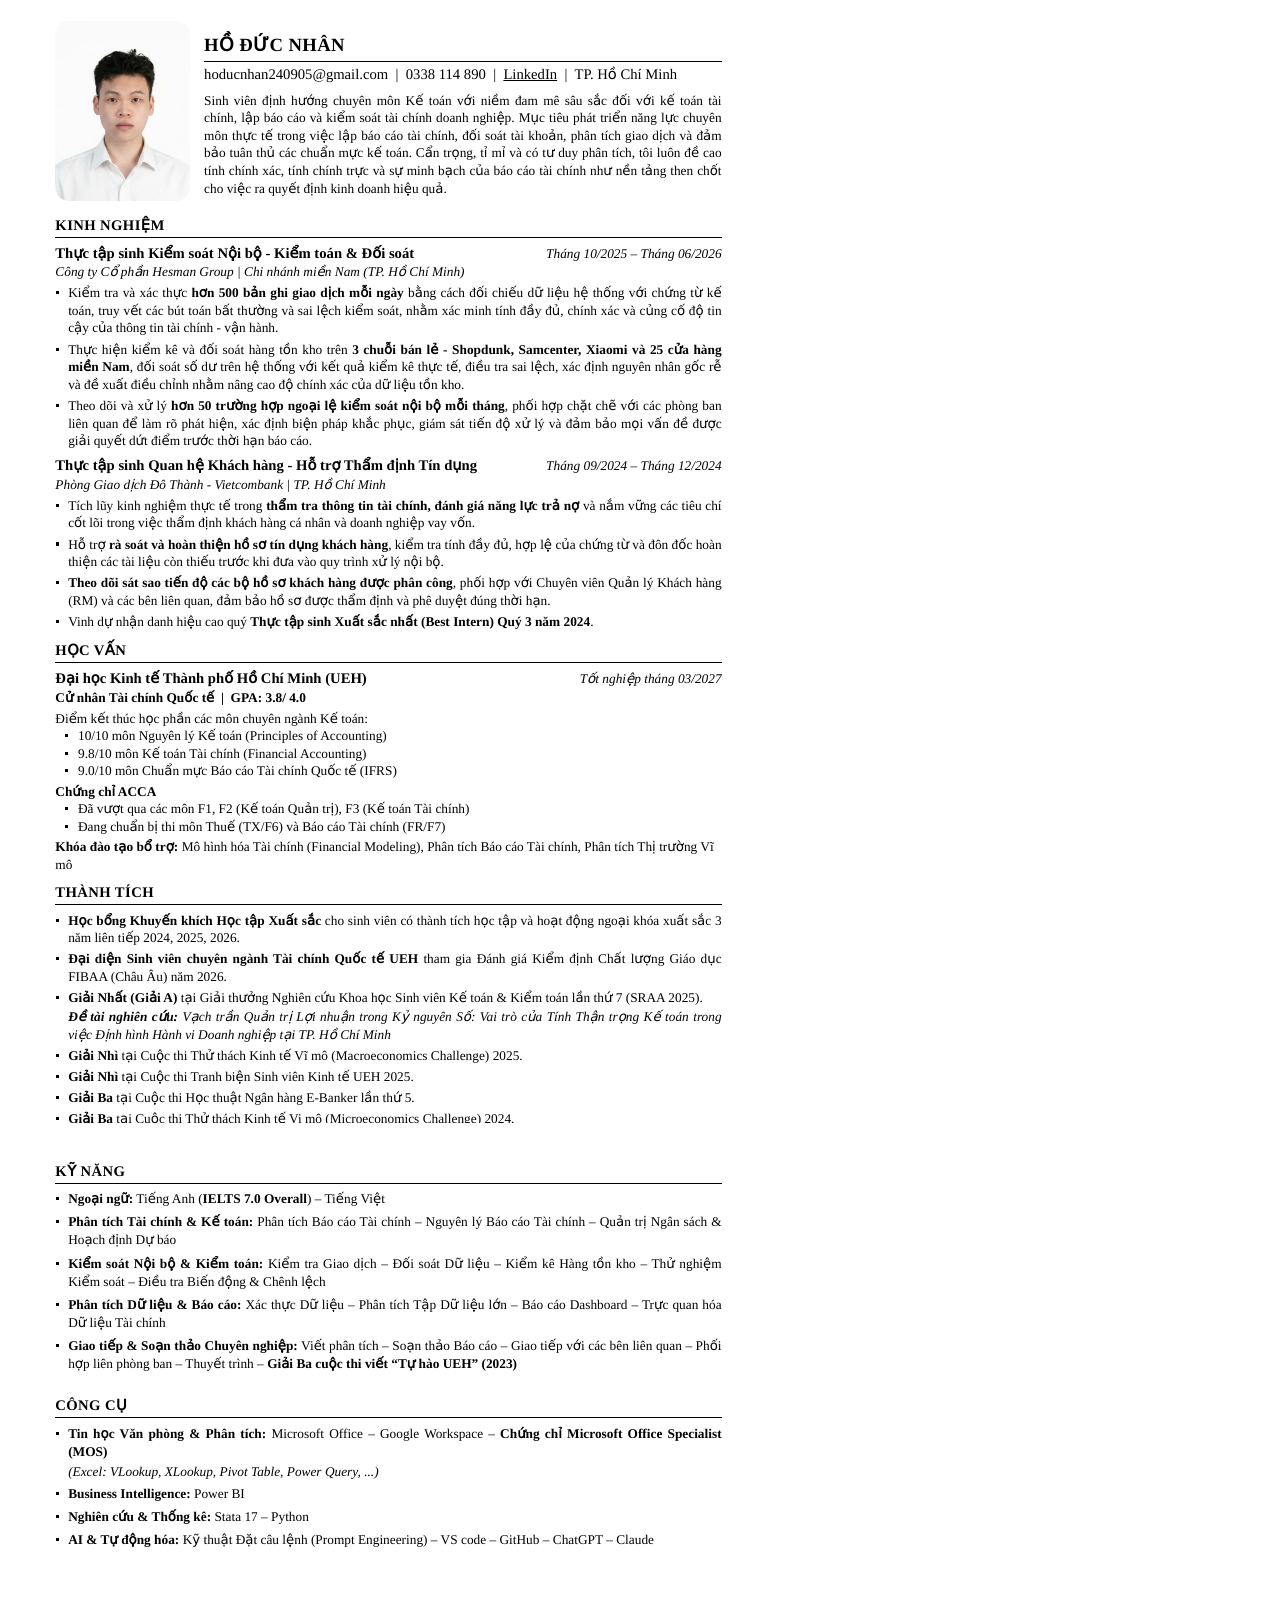
<file: cv_accounting_vietnamese.html>
<!DOCTYPE html>
<html lang="vi">
<head>
<meta charset="UTF-8">
<title>CV HỒ ĐỨC NHÂN - THỰC TẬP SINH KẾ TOÁN (ACCOUNTING INTERN)</title>
<style>
  @page {
    size: 595.28pt 841.89pt;
    margin: 0;
  }
  *, *::before, *::after {
    box-sizing: border-box;
    margin: 0;
    padding: 0;
  }
  body {
    font-family: "Times New Roman", Times, "Times-Roman", serif;
    color: #000000;
    background-color: #ffffff;
    -webkit-print-color-adjust: exact;
    print-color-adjust: exact;
    text-rendering: geometricPrecision;
  }

  .cv-page {
    width: 595.28pt;
    height: 841.89pt;
    position: relative;
    padding: 16pt 54.1pt 18pt 41.5pt;
    overflow: hidden;
    page-break-after: always;
  }

  /* Header Section */
  .header-wrapper {
    display: flex;
    flex-direction: row;
    align-items: flex-start;
    margin-bottom: 12pt;
  }

  .avatar-container {
    width: 100.8pt;
    height: 134.9pt;
    flex-shrink: 0;
    margin-right: 10.8pt;
    border-radius: 11pt;
    overflow: hidden;
    background: #eaeaea;
  }

  .avatar-container img {
    width: 100%;
    height: 100%;
    object-fit: cover;
    display: block;
  }

  .header-content {
    flex-grow: 1;
    padding-top: 10pt;
  }

  .candidate-name {
    font-size: 14pt;
    font-weight: bold;
    text-transform: uppercase;
    letter-spacing: 0.3pt;
    line-height: 16pt;
    margin-bottom: 3.5pt;
    border-bottom: 0.75pt solid #000000;
    padding-bottom: 3.5pt;
  }

  .contact-info {
    font-size: 11pt;
    line-height: 14pt;
    margin-bottom: 5pt;
  }

  .contact-info a {
    color: #000000;
    text-decoration: underline;
  }

  .objective-text {
    font-size: 10pt;
    line-height: 13.2pt;
    text-align: justify;
  }

  /* Section */
  .section {
    margin-bottom: 8.5pt;
  }

  .section-heading {
    font-size: 11pt;
    font-weight: bold;
    text-transform: uppercase;
    letter-spacing: 0.3pt;
    border-bottom: 0.75pt solid #000000;
    padding-bottom: 1.5pt;
    margin-bottom: 5pt;
  }

  /* Job block */
  .job-block {
    margin-bottom: 5.5pt;
  }

  .job-header {
    display: flex;
    justify-content: space-between;
    align-items: baseline;
    margin-bottom: 1pt;
  }

  .job-role {
    font-size: 11pt;
    font-weight: bold;
  }

  .job-period {
    font-size: 10pt;
    font-style: italic;
    white-space: nowrap;
  }

  .job-org {
    font-size: 10pt;
    font-style: italic;
    margin-bottom: 3pt;
  }

  /* Bullet list */
  .bullet-list {
    list-style: none;
    padding-left: 0;
  }

  .bullet-item {
    position: relative;
    padding-left: 9.6pt;
    font-size: 10pt;
    line-height: 13.2pt;
    margin-bottom: 2.8pt;
    text-align: justify;
  }

  .bullet-item::before {
    content: "";
    position: absolute;
    left: 0.5pt;
    top: 5.2pt;
    width: 2.3pt;
    height: 2.3pt;
    background-color: #000000;
  }

  /* Education */
  .edu-row-title {
    display: flex;
    justify-content: space-between;
    align-items: baseline;
    margin-bottom: 1pt;
  }

  .edu-school {
    font-size: 11pt;
    font-weight: bold;
  }

  .edu-grad {
    font-size: 10pt;
    font-style: italic;
    white-space: nowrap;
  }

  .edu-major {
    font-size: 10pt;
    font-weight: bold;
    line-height: 13.5pt;
    margin-bottom: 2pt;
  }

  .edu-subhead {
    font-size: 10pt;
    line-height: 13pt;
    margin-top: 1.5pt;
  }

  .edu-subbullet-list {
    list-style: none;
    padding-left: 7.5pt;
    margin-bottom: 2pt;
  }

  .edu-subbullet {
    position: relative;
    padding-left: 9.5pt;
    font-size: 10pt;
    line-height: 13.2pt;
  }

  .edu-subbullet::before {
    content: "";
    position: absolute;
    left: 0;
    top: 5.2pt;
    width: 2.3pt;
    height: 2.3pt;
    background-color: #000000;
  }

  .edu-courses {
    font-size: 10pt;
    line-height: 13.5pt;
    margin-top: 2pt;
  }

  /* Achievements */
  .achieve-item {
    position: relative;
    padding-left: 9.6pt;
    font-size: 10pt;
    line-height: 13.2pt;
    margin-bottom: 2.5pt;
    text-align: justify;
  }

  .achieve-item::before {
    content: "";
    position: absolute;
    left: 0.5pt;
    top: 5.2pt;
    width: 2.3pt;
    height: 2.3pt;
    background-color: #000000;
  }

  .achieve-subitem {
    padding-left: 9.6pt;
    font-size: 10pt;
    line-height: 13.2pt;
    font-style: italic;
    margin-top: -1pt;
    margin-bottom: 2.5pt;
    text-align: justify;
  }

  /* Page 2 Specific */
  .page-2-heading {
    margin-top: 14pt;
  }

  .skill-item {
    position: relative;
    padding-left: 9.6pt;
    font-size: 10pt;
    line-height: 13.5pt;
    margin-bottom: 4pt;
    text-align: justify;
  }

  .skill-item::before {
    content: "";
    position: absolute;
    left: 0.5pt;
    top: 5.2pt;
    width: 2.3pt;
    height: 2.3pt;
    background-color: #000000;
  }

  .tool-item {
    position: relative;
    padding-left: 9.6pt;
    font-size: 10pt;
    line-height: 13.5pt;
    margin-bottom: 3.5pt;
    text-align: justify;
  }

  .tool-item::before {
    content: "";
    position: absolute;
    left: 0.5pt;
    top: 5.2pt;
    width: 2.3pt;
    height: 2.3pt;
    background-color: #000000;
  }

  .tool-subitem {
    padding-left: 9.6pt;
    font-size: 10pt;
    line-height: 13.2pt;
    font-style: italic;
    margin-top: -2pt;
    margin-bottom: 3.5pt;
  }
</style>
</head>
<body>

<!-- ==================== TRANG 1 ==================== -->
<div class="cv-page">

  <!-- Header -->
  <div class="header-wrapper">
    <div class="avatar-container">
      <img src="assets/avatar_hoducnhan.jpg" alt="Hồ Đức Nhân">
    </div>
    <div class="header-content">
      <div class="candidate-name">HỒ ĐỨC NHÂN</div>
      <div class="contact-info">
        hoducnhan240905@gmail.com &nbsp;|&nbsp; 0338 114 890 &nbsp;|&nbsp; <a href="https://www.linkedin.com" target="_blank">LinkedIn</a> &nbsp;|&nbsp; TP. Hồ Chí Minh
      </div>
      <div class="objective-text">
        Sinh viên định hướng chuyên môn Kế toán với niềm đam mê sâu sắc đối với kế toán tài chính, lập báo cáo và kiểm soát tài chính doanh nghiệp. Mục tiêu phát triển năng lực chuyên môn thực tế trong việc lập báo cáo tài chính, đối soát tài khoản, phân tích giao dịch và đảm bảo tuân thủ các chuẩn mực kế toán. Cẩn trọng, tỉ mỉ và có tư duy phân tích, tôi luôn đề cao tính chính xác, tính chính trực và sự minh bạch của báo cáo tài chính như nền tảng then chốt cho việc ra quyết định kinh doanh hiệu quả.
      </div>
    </div>
  </div>

  <!-- KINH NGHIỆM -->
  <div class="section">
    <div class="section-heading">KINH NGHIỆM</div>

    <!-- Hesman -->
    <div class="job-block">
      <div class="job-header">
        <span class="job-role">Thực tập sinh Kiểm soát Nội bộ - Kiểm toán &amp; Đối soát</span>
        <span class="job-period">Tháng 10/2025 – Tháng 06/2026</span>
      </div>
      <div class="job-org">Công ty Cổ phần Hesman Group | Chi nhánh miền Nam (TP. Hồ Chí Minh)</div>
      <div class="bullet-list">
        <div class="bullet-item">Kiểm tra và xác thực <strong>hơn 500 bản ghi giao dịch mỗi ngày</strong> bằng cách đối chiếu dữ liệu hệ thống với chứng từ kế toán, truy vết các bút toán bất thường và sai lệch kiểm soát, nhằm xác minh tính đầy đủ, chính xác và củng cố độ tin cậy của thông tin tài chính - vận hành.</div>
        <div class="bullet-item">Thực hiện kiểm kê và đối soát hàng tồn kho trên <strong>3 chuỗi bán lẻ - Shopdunk, Samcenter, Xiaomi và 25 cửa hàng miền Nam</strong>, đối soát số dư trên hệ thống với kết quả kiểm kê thực tế, điều tra sai lệch, xác định nguyên nhân gốc rễ và đề xuất điều chỉnh nhằm nâng cao độ chính xác của dữ liệu tồn kho.</div>
        <div class="bullet-item">Theo dõi và xử lý <strong>hơn 50 trường hợp ngoại lệ kiểm soát nội bộ mỗi tháng</strong>, phối hợp chặt chẽ với các phòng ban liên quan để làm rõ phát hiện, xác định biện pháp khắc phục, giám sát tiến độ xử lý và đảm bảo mọi vấn đề được giải quyết dứt điểm trước thời hạn báo cáo.</div>
      </div>
    </div>

    <!-- Vietcombank -->
    <div class="job-block" style="margin-bottom: 2pt;">
      <div class="job-header">
        <span class="job-role">Thực tập sinh Quan hệ Khách hàng - Hỗ trợ Thẩm định Tín dụng</span>
        <span class="job-period">Tháng 09/2024 – Tháng 12/2024</span>
      </div>
      <div class="job-org">Phòng Giao dịch Đô Thành - Vietcombank | TP. Hồ Chí Minh</div>
      <div class="bullet-list">
        <div class="bullet-item">Tích lũy kinh nghiệm thực tế trong <strong>thẩm tra thông tin tài chính, đánh giá năng lực trả nợ</strong> và nắm vững các tiêu chí cốt lõi trong việc thẩm định khách hàng cá nhân và doanh nghiệp vay vốn.</div>
        <div class="bullet-item">Hỗ trợ <strong>rà soát và hoàn thiện hồ sơ tín dụng khách hàng</strong>, kiểm tra tính đầy đủ, hợp lệ của chứng từ và đôn đốc hoàn thiện các tài liệu còn thiếu trước khi đưa vào quy trình xử lý nội bộ.</div>
        <div class="bullet-item"><strong>Theo dõi sát sao tiến độ các bộ hồ sơ khách hàng được phân công</strong>, phối hợp với Chuyên viên Quản lý Khách hàng (RM) và các bên liên quan, đảm bảo hồ sơ được thẩm định và phê duyệt đúng thời hạn.</div>
        <div class="bullet-item">Vinh dự nhận danh hiệu cao quý <strong>Thực tập sinh Xuất sắc nhất (Best Intern) Quý 3 năm 2024</strong>.</div>
      </div>
    </div>
  </div>

  <!-- HỌC VẤN -->
  <div class="section">
    <div class="section-heading">HỌC VẤN</div>
    <div class="edu-row-title">
      <span class="edu-school">Đại học Kinh tế Thành phố Hồ Chí Minh (UEH)</span>
      <span class="edu-grad">Tốt nghiệp tháng 03/2027</span>
    </div>
    <div class="edu-major">Cử nhân Tài chính Quốc tế &nbsp;|&nbsp; GPA: 3.8/ 4.0</div>

    <div class="edu-subhead">Điểm kết thúc học phần các môn chuyên ngành Kế toán:</div>
    <div class="edu-subbullet-list">
      <div class="edu-subbullet">10/10 môn Nguyên lý Kế toán (Principles of Accounting)</div>
      <div class="edu-subbullet">9.8/10 môn Kế toán Tài chính (Financial Accounting)</div>
      <div class="edu-subbullet">9.0/10 môn Chuẩn mực Báo cáo Tài chính Quốc tế (IFRS)</div>
    </div>

    <div class="edu-subhead" style="font-weight: bold;">Chứng chỉ ACCA</div>
    <div class="edu-subbullet-list">
      <div class="edu-subbullet">Đã vượt qua các môn F1, F2 (Kế toán Quản trị), F3 (Kế toán Tài chính)</div>
      <div class="edu-subbullet">Đang chuẩn bị thi môn Thuế (TX/F6) và Báo cáo Tài chính (FR/F7)</div>
    </div>

    <div class="edu-courses"><strong>Khóa đào tạo bổ trợ:</strong> Mô hình hóa Tài chính (Financial Modeling), Phân tích Báo cáo Tài chính, Phân tích Thị trường Vĩ mô</div>
  </div>

  <!-- THÀNH TÍCH -->
  <div class="section" style="margin-bottom: 0;">
    <div class="section-heading">THÀNH TÍCH</div>
    <div class="achieve-item"><strong>Học bổng Khuyến khích Học tập Xuất sắc</strong> cho sinh viên có thành tích học tập và hoạt động ngoại khóa xuất sắc 3 năm liên tiếp 2024, 2025, 2026.</div>
    <div class="achieve-item"><strong>Đại diện Sinh viên chuyên ngành Tài chính Quốc tế UEH</strong> tham gia Đánh giá Kiểm định Chất lượng Giáo dục FIBAA (Châu Âu) năm 2026.</div>
    <div class="achieve-item"><strong>Giải Nhất (Giải A)</strong> tại Giải thưởng Nghiên cứu Khoa học Sinh viên Kế toán &amp; Kiểm toán lần thứ 7 (SRAA 2025).</div>
    <div class="achieve-subitem"><strong>Đề tài nghiên cứu:</strong> <em>Vạch trần Quản trị Lợi nhuận trong Kỷ nguyên Số: Vai trò của Tính Thận trọng Kế toán trong việc Định hình Hành vi Doanh nghiệp tại TP. Hồ Chí Minh</em></div>
    <div class="achieve-item"><strong>Giải Nhì</strong> tại Cuộc thi Thử thách Kinh tế Vĩ mô (Macroeconomics Challenge) 2025.</div>
    <div class="achieve-item"><strong>Giải Nhì</strong> tại Cuộc thi Tranh biện Sinh viên Kinh tế UEH 2025.</div>
    <div class="achieve-item"><strong>Giải Ba</strong> tại Cuộc thi Học thuật Ngân hàng E-Banker lần thứ 5.</div>
    <div class="achieve-item"><strong>Giải Ba</strong> tại Cuộc thi Thử thách Kinh tế Vi mô (Microeconomics Challenge) 2024.</div>
  </div>

</div>

<!-- ==================== TRANG 2 ==================== -->
<div class="cv-page">

  <!-- KỸ NĂNG -->
  <div class="section page-2-heading" style="margin-bottom: 18pt;">
    <div class="section-heading">KỸ NĂNG</div>
    <div class="skill-item"><strong>Ngoại ngữ:</strong> Tiếng Anh (<strong>IELTS 7.0 Overall</strong>) – Tiếng Việt</div>
    <div class="skill-item"><strong>Phân tích Tài chính &amp; Kế toán:</strong> Phân tích Báo cáo Tài chính – Nguyên lý Báo cáo Tài chính – Quản trị Ngân sách &amp; Hoạch định Dự báo</div>
    <div class="skill-item"><strong>Kiểm soát Nội bộ &amp; Kiểm toán:</strong> Kiểm tra Giao dịch – Đối soát Dữ liệu – Kiểm kê Hàng tồn kho – Thử nghiệm Kiểm soát – Điều tra Biến động &amp; Chênh lệch</div>
    <div class="skill-item"><strong>Phân tích Dữ liệu &amp; Báo cáo:</strong> Xác thực Dữ liệu – Phân tích Tập Dữ liệu lớn – Báo cáo Dashboard – Trực quan hóa Dữ liệu Tài chính</div>
    <div class="skill-item"><strong>Giao tiếp &amp; Soạn thảo Chuyên nghiệp:</strong> Viết phân tích – Soạn thảo Báo cáo – Giao tiếp với các bên liên quan – Phối hợp liên phòng ban – Thuyết trình – <strong>Giải Ba cuộc thi viết “Tự hào UEH” (2023)</strong></div>
  </div>

  <!-- CÔNG CỤ -->
  <div class="section">
    <div class="section-heading">CÔNG CỤ</div>
    <div class="tool-item"><strong>Tin học Văn phòng &amp; Phân tích:</strong> Microsoft Office – Google Workspace – <strong>Chứng chỉ Microsoft Office Specialist (MOS)</strong></div>
    <div class="tool-subitem">(Excel: VLookup, XLookup, Pivot Table, Power Query, ...)</div>
    <div class="tool-item"><strong>Business Intelligence:</strong> Power BI</div>
    <div class="tool-item"><strong>Nghiên cứu &amp; Thống kê:</strong> Stata 17 – Python</div>
    <div class="tool-item"><strong>AI &amp; Tự động hóa:</strong> Kỹ thuật Đặt câu lệnh (Prompt Engineering) – VS code – GitHub – ChatGPT – Claude</div>
  </div>

</div>

</body>
</html>
</file>
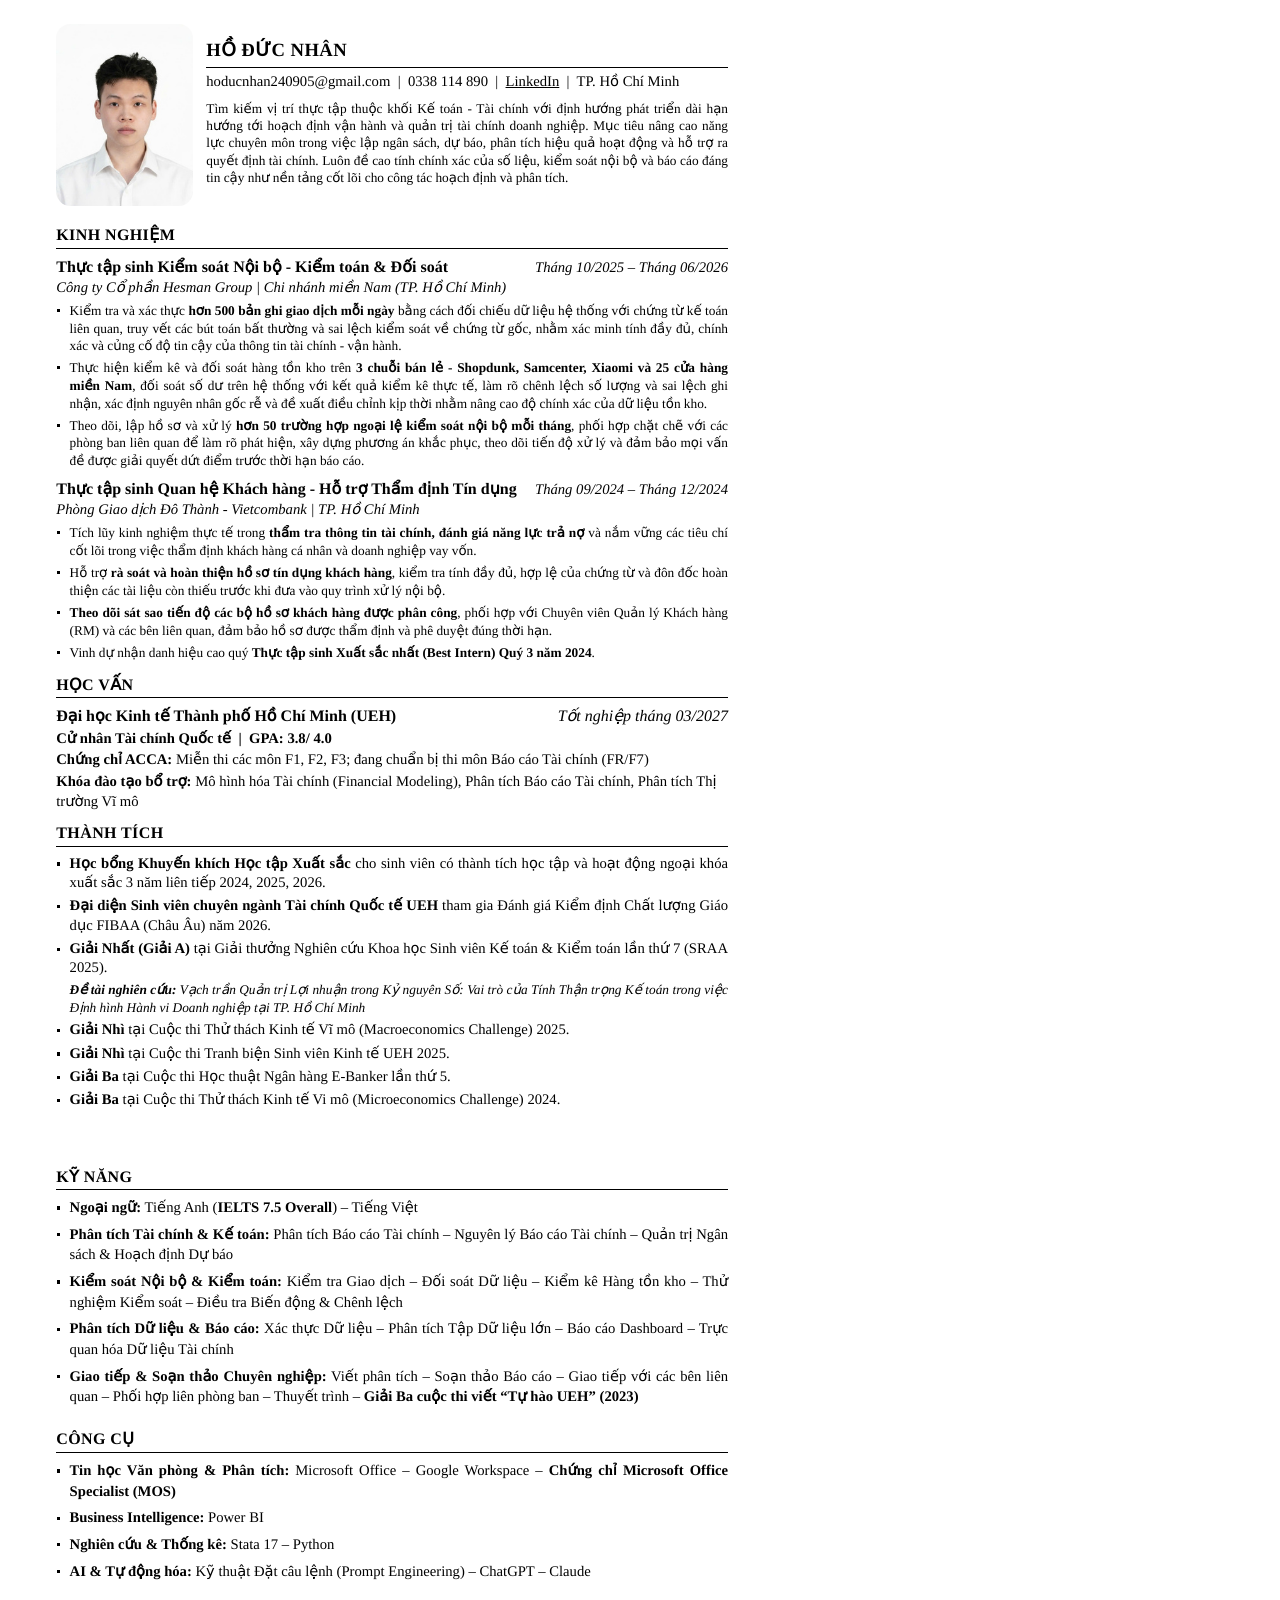
<file: cv_vietnamese.html>
<!DOCTYPE html>
<html lang="vi">
<head>
<meta charset="UTF-8">
<title>CV HỒ ĐỨC NHÂN - TIẾNG VIỆT</title>
<style>
  @page {
    size: 595.28pt 841.89pt;
    margin: 0;
  }
  *, *::before, *::after {
    box-sizing: border-box;
    margin: 0;
    padding: 0;
  }
  body {
    font-family: "Times New Roman", Times, "Times-Roman", serif;
    color: #000000;
    background-color: #ffffff;
    -webkit-print-color-adjust: exact;
    print-color-adjust: exact;
    text-rendering: geometricPrecision;
  }

  .cv-page {
    width: 595.28pt;
    height: 841.89pt;
    position: relative;
    padding: 18pt 49.3pt 20pt 42.2pt;
    overflow: hidden;
    page-break-after: always;
  }

  /* Header Section */
  .header-wrapper {
    display: flex;
    flex-direction: row;
    align-items: flex-start;
    margin-bottom: 14pt;
  }

  .avatar-container {
    width: 102.5pt;
    height: 136.7pt;
    flex-shrink: 0;
    margin-right: 10pt;
    border-radius: 11pt;
    overflow: hidden;
    background: #eaeaea;
  }

  .avatar-container img {
    width: 100%;
    height: 100%;
    object-fit: cover;
    display: block;
  }

  .header-content {
    flex-grow: 1;
    padding-top: 12pt;
  }

  .candidate-name {
    font-size: 14pt;
    font-weight: bold;
    text-transform: uppercase;
    letter-spacing: 0.3pt;
    line-height: 16pt;
    margin-bottom: 4pt;
    border-bottom: 0.75pt solid #000000;
    padding-bottom: 4pt;
  }

  .contact-info {
    font-size: 11pt;
    line-height: 14pt;
    margin-bottom: 6pt;
  }

  .contact-info a {
    color: #000000;
    text-decoration: underline;
  }

  .objective-text {
    font-size: 10pt;
    line-height: 13pt;
    text-align: justify;
  }

  /* Section */
  .section {
    margin-bottom: 10pt;
  }

  .section-heading {
    font-size: 12pt;
    font-weight: bold;
    text-transform: uppercase;
    letter-spacing: 0.3pt;
    border-bottom: 0.75pt solid #000000;
    padding-bottom: 2pt;
    margin-bottom: 6pt;
  }

  /* Experience block */
  .job-block {
    margin-bottom: 7pt;
  }

  .job-header {
    display: flex;
    justify-content: space-between;
    align-items: baseline;
    margin-bottom: 1.5pt;
  }

  .job-role {
    font-size: 12pt;
    font-weight: bold;
  }

  .job-period {
    font-size: 11pt;
    font-style: italic;
    white-space: nowrap;
  }

  .job-org {
    font-size: 11pt;
    font-style: italic;
    margin-bottom: 4pt;
  }

  /* Bullet list */
  .bullet-list {
    list-style: none;
    padding-left: 0;
  }

  .bullet-item {
    position: relative;
    padding-left: 10pt;
    font-size: 10pt;
    line-height: 13.2pt;
    margin-bottom: 3.5pt;
    text-align: justify;
  }

  .bullet-item::before {
    content: "";
    position: absolute;
    left: 0.5pt;
    top: 5.2pt;
    width: 2.4pt;
    height: 2.4pt;
    background-color: #000000;
  }

  /* Education */
  .edu-row-title {
    display: flex;
    justify-content: space-between;
    align-items: baseline;
    margin-bottom: 2pt;
  }

  .edu-school {
    font-size: 12pt;
    font-weight: bold;
  }

  .edu-grad {
    font-size: 12pt;
    font-style: italic;
    white-space: nowrap;
  }

  .edu-line {
    font-size: 11pt;
    line-height: 15pt;
    margin-bottom: 1pt;
  }

  /* Achievements */
  .achieve-item {
    position: relative;
    padding-left: 10pt;
    font-size: 11pt;
    line-height: 14.5pt;
    margin-bottom: 3pt;
    text-align: justify;
  }

  .achieve-item::before {
    content: "";
    position: absolute;
    left: 0.5pt;
    top: 5.8pt;
    width: 2.4pt;
    height: 2.4pt;
    background-color: #000000;
  }

  .achieve-subitem {
    padding-left: 10pt;
    font-size: 10pt;
    line-height: 13.5pt;
    font-style: italic;
    margin-top: -1pt;
    margin-bottom: 3pt;
    text-align: justify;
  }

  /* Page 2 */
  .page-2-heading {
    margin-top: 15pt;
  }

  .skill-item {
    position: relative;
    padding-left: 10pt;
    font-size: 11pt;
    line-height: 15.5pt;
    margin-bottom: 4.5pt;
    text-align: justify;
  }

  .skill-item::before {
    content: "";
    position: absolute;
    left: 0.5pt;
    top: 6.2pt;
    width: 2.4pt;
    height: 2.4pt;
    background-color: #000000;
  }

  .tool-item {
    position: relative;
    padding-left: 10pt;
    font-size: 11pt;
    line-height: 15.5pt;
    margin-bottom: 4.5pt;
    text-align: justify;
  }

  .tool-item::before {
    content: "";
    position: absolute;
    left: 0.5pt;
    top: 6.2pt;
    width: 2.4pt;
    height: 2.4pt;
    background-color: #000000;
  }
</style>
</head>
<body>

<!-- ==================== TRANG 1 ==================== -->
<div class="cv-page">

  <!-- Header -->
  <div class="header-wrapper">
    <div class="avatar-container">
      <img src="assets/avatar_hoducnhan.jpg" alt="Hồ Đức Nhân">
    </div>
    <div class="header-content">
      <div class="candidate-name">HỒ ĐỨC NHÂN</div>
      <div class="contact-info">
        hoducnhan240905@gmail.com &nbsp;|&nbsp; 0338 114 890 &nbsp;|&nbsp; <a href="https://www.linkedin.com" target="_blank">LinkedIn</a> &nbsp;|&nbsp; TP. Hồ Chí Minh
      </div>
      <div class="objective-text">
        Tìm kiếm vị trí thực tập thuộc khối Kế toán - Tài chính với định hướng phát triển dài hạn hướng tới hoạch định vận hành và quản trị tài chính doanh nghiệp. Mục tiêu nâng cao năng lực chuyên môn trong việc lập ngân sách, dự báo, phân tích hiệu quả hoạt động và hỗ trợ ra quyết định tài chính. Luôn đề cao tính chính xác của số liệu, kiểm soát nội bộ và báo cáo đáng tin cậy như nền tảng cốt lõi cho công tác hoạch định và phân tích.
      </div>
    </div>
  </div>

  <!-- KINH NGHIỆM -->
  <div class="section">
    <div class="section-heading">KINH NGHIỆM</div>

    <!-- Hesman -->
    <div class="job-block">
      <div class="job-header">
        <span class="job-role">Thực tập sinh Kiểm soát Nội bộ - Kiểm toán &amp; Đối soát</span>
        <span class="job-period">Tháng 10/2025 – Tháng 06/2026</span>
      </div>
      <div class="job-org">Công ty Cổ phần Hesman Group | Chi nhánh miền Nam (TP. Hồ Chí Minh)</div>
      <div class="bullet-list">
        <div class="bullet-item">Kiểm tra và xác thực <strong>hơn 500 bản ghi giao dịch mỗi ngày</strong> bằng cách đối chiếu dữ liệu hệ thống với chứng từ kế toán liên quan, truy vết các bút toán bất thường và sai lệch kiểm soát về chứng từ gốc, nhằm xác minh tính đầy đủ, chính xác và củng cố độ tin cậy của thông tin tài chính - vận hành.</div>
        <div class="bullet-item">Thực hiện kiểm kê và đối soát hàng tồn kho trên <strong>3 chuỗi bán lẻ - Shopdunk, Samcenter, Xiaomi và 25 cửa hàng miền Nam</strong>, đối soát số dư trên hệ thống với kết quả kiểm kê thực tế, làm rõ chênh lệch số lượng và sai lệch ghi nhận, xác định nguyên nhân gốc rễ và đề xuất điều chỉnh kịp thời nhằm nâng cao độ chính xác của dữ liệu tồn kho.</div>
        <div class="bullet-item">Theo dõi, lập hồ sơ và xử lý <strong>hơn 50 trường hợp ngoại lệ kiểm soát nội bộ mỗi tháng</strong>, phối hợp chặt chẽ với các phòng ban liên quan để làm rõ phát hiện, xây dựng phương án khắc phục, theo dõi tiến độ xử lý và đảm bảo mọi vấn đề được giải quyết dứt điểm trước thời hạn báo cáo.</div>
      </div>
    </div>

    <!-- Vietcombank -->
    <div class="job-block" style="margin-bottom: 2pt;">
      <div class="job-header">
        <span class="job-role">Thực tập sinh Quan hệ Khách hàng - Hỗ trợ Thẩm định Tín dụng</span>
        <span class="job-period">Tháng 09/2024 – Tháng 12/2024</span>
      </div>
      <div class="job-org">Phòng Giao dịch Đô Thành - Vietcombank | TP. Hồ Chí Minh</div>
      <div class="bullet-list">
        <div class="bullet-item">Tích lũy kinh nghiệm thực tế trong <strong>thẩm tra thông tin tài chính, đánh giá năng lực trả nợ</strong> và nắm vững các tiêu chí cốt lõi trong việc thẩm định khách hàng cá nhân và doanh nghiệp vay vốn.</div>
        <div class="bullet-item">Hỗ trợ <strong>rà soát và hoàn thiện hồ sơ tín dụng khách hàng</strong>, kiểm tra tính đầy đủ, hợp lệ của chứng từ và đôn đốc hoàn thiện các tài liệu còn thiếu trước khi đưa vào quy trình xử lý nội bộ.</div>
        <div class="bullet-item"><strong>Theo dõi sát sao tiến độ các bộ hồ sơ khách hàng được phân công</strong>, phối hợp với Chuyên viên Quản lý Khách hàng (RM) và các bên liên quan, đảm bảo hồ sơ được thẩm định và phê duyệt đúng thời hạn.</div>
        <div class="bullet-item">Vinh dự nhận danh hiệu cao quý <strong>Thực tập sinh Xuất sắc nhất (Best Intern) Quý 3 năm 2024</strong>.</div>
      </div>
    </div>
  </div>

  <!-- HỌC VẤN -->
  <div class="section">
    <div class="section-heading">HỌC VẤN</div>
    <div class="edu-row-title">
      <span class="edu-school">Đại học Kinh tế Thành phố Hồ Chí Minh (UEH)</span>
      <span class="edu-grad">Tốt nghiệp tháng 03/2027</span>
    </div>
    <div class="edu-line"><strong>Cử nhân Tài chính Quốc tế &nbsp;|&nbsp; GPA: 3.8/ 4.0</strong></div>
    <div class="edu-line"><strong>Chứng chỉ ACCA:</strong> Miễn thi các môn F1, F2, F3; đang chuẩn bị thi môn Báo cáo Tài chính (FR/F7)</div>
    <div class="edu-line"><strong>Khóa đào tạo bổ trợ:</strong> Mô hình hóa Tài chính (Financial Modeling), Phân tích Báo cáo Tài chính, Phân tích Thị trường Vĩ mô</div>
  </div>

  <!-- THÀNH TÍCH -->
  <div class="section" style="margin-bottom: 0;">
    <div class="section-heading">THÀNH TÍCH</div>
    <div class="achieve-item"><strong>Học bổng Khuyến khích Học tập Xuất sắc</strong> cho sinh viên có thành tích học tập và hoạt động ngoại khóa xuất sắc 3 năm liên tiếp 2024, 2025, 2026.</div>
    <div class="achieve-item"><strong>Đại diện Sinh viên chuyên ngành Tài chính Quốc tế UEH</strong> tham gia Đánh giá Kiểm định Chất lượng Giáo dục FIBAA (Châu Âu) năm 2026.</div>
    <div class="achieve-item"><strong>Giải Nhất (Giải A)</strong> tại Giải thưởng Nghiên cứu Khoa học Sinh viên Kế toán &amp; Kiểm toán lần thứ 7 (SRAA 2025).</div>
    <div class="achieve-subitem"><strong>Đề tài nghiên cứu:</strong> <em>Vạch trần Quản trị Lợi nhuận trong Kỷ nguyên Số: Vai trò của Tính Thận trọng Kế toán trong việc Định hình Hành vi Doanh nghiệp tại TP. Hồ Chí Minh</em></div>
    <div class="achieve-item"><strong>Giải Nhì</strong> tại Cuộc thi Thử thách Kinh tế Vĩ mô (Macroeconomics Challenge) 2025.</div>
    <div class="achieve-item"><strong>Giải Nhì</strong> tại Cuộc thi Tranh biện Sinh viên Kinh tế UEH 2025.</div>
    <div class="achieve-item"><strong>Giải Ba</strong> tại Cuộc thi Học thuật Ngân hàng E-Banker lần thứ 5.</div>
    <div class="achieve-item"><strong>Giải Ba</strong> tại Cuộc thi Thử thách Kinh tế Vi mô (Microeconomics Challenge) 2024.</div>
  </div>

</div>

<!-- ==================== TRANG 2 ==================== -->
<div class="cv-page">

  <!-- KỸ NĂNG -->
  <div class="section page-2-heading" style="margin-bottom: 16pt;">
    <div class="section-heading">KỸ NĂNG</div>
    <div class="skill-item"><strong>Ngoại ngữ:</strong> Tiếng Anh (<strong>IELTS 7.5 Overall</strong>) – Tiếng Việt</div>
    <div class="skill-item"><strong>Phân tích Tài chính &amp; Kế toán:</strong> Phân tích Báo cáo Tài chính – Nguyên lý Báo cáo Tài chính – Quản trị Ngân sách &amp; Hoạch định Dự báo</div>
    <div class="skill-item"><strong>Kiểm soát Nội bộ &amp; Kiểm toán:</strong> Kiểm tra Giao dịch – Đối soát Dữ liệu – Kiểm kê Hàng tồn kho – Thử nghiệm Kiểm soát – Điều tra Biến động &amp; Chênh lệch</div>
    <div class="skill-item"><strong>Phân tích Dữ liệu &amp; Báo cáo:</strong> Xác thực Dữ liệu – Phân tích Tập Dữ liệu lớn – Báo cáo Dashboard – Trực quan hóa Dữ liệu Tài chính</div>
    <div class="skill-item"><strong>Giao tiếp &amp; Soạn thảo Chuyên nghiệp:</strong> Viết phân tích – Soạn thảo Báo cáo – Giao tiếp với các bên liên quan – Phối hợp liên phòng ban – Thuyết trình – <strong>Giải Ba cuộc thi viết “Tự hào UEH” (2023)</strong></div>
  </div>

  <!-- CÔNG CỤ -->
  <div class="section">
    <div class="section-heading">CÔNG CỤ</div>
    <div class="tool-item"><strong>Tin học Văn phòng &amp; Phân tích:</strong> Microsoft Office – Google Workspace – <strong>Chứng chỉ Microsoft Office Specialist (MOS)</strong></div>
    <div class="tool-item"><strong>Business Intelligence:</strong> Power BI</div>
    <div class="tool-item"><strong>Nghiên cứu &amp; Thống kê:</strong> Stata 17 – Python</div>
    <div class="tool-item"><strong>AI &amp; Tự động hóa:</strong> Kỹ thuật Đặt câu lệnh (Prompt Engineering) – ChatGPT – Claude</div>
  </div>

</div>

</body>
</html>
</file>
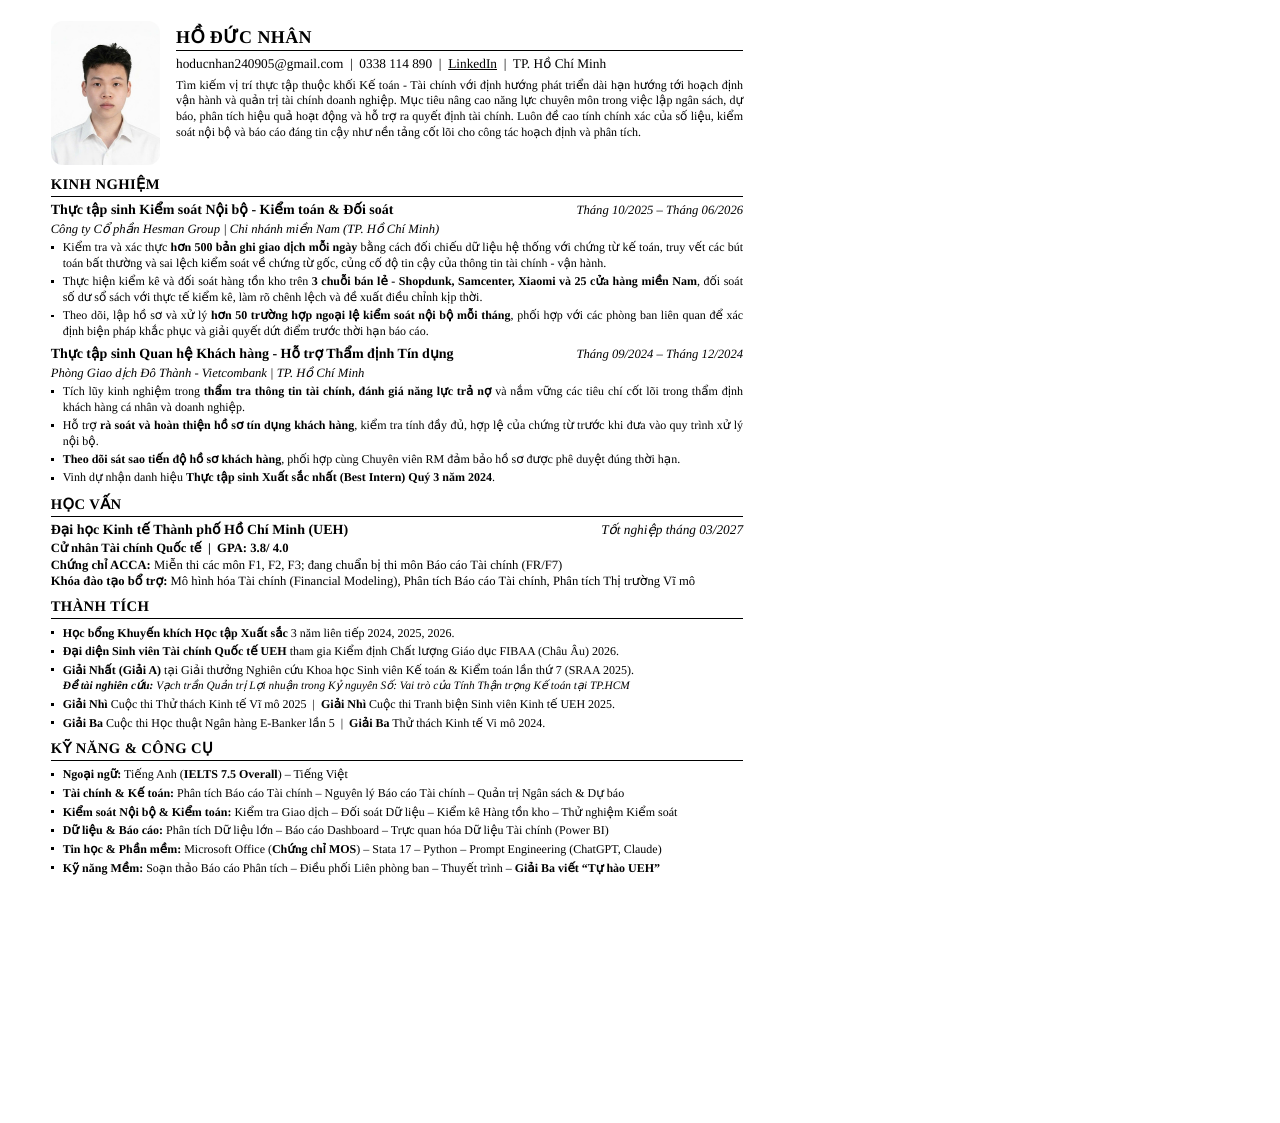
<file: cv_vietnamese_1page.html>
<!DOCTYPE html>
<html lang="vi">
<head>
<meta charset="UTF-8">
<title>CV HỒ ĐỨC NHÂN - TIẾNG VIỆT (1 TRANG)</title>
<style>
  @page {
    size: 595.28pt 841.89pt;
    margin: 0;
  }
  *, *::before, *::after {
    box-sizing: border-box;
    margin: 0;
    padding: 0;
  }
  body {
    font-family: "Times New Roman", Times, "Times-Roman", serif;
    color: #000000;
    background-color: #ffffff;
    -webkit-print-color-adjust: exact;
    print-color-adjust: exact;
    text-rendering: geometricPrecision;
  }

  .cv-page {
    width: 595.28pt;
    height: 841.89pt;
    position: relative;
    padding: 16pt 38pt 14pt 38pt;
    overflow: hidden;
  }

  /* Header Section */
  .header-wrapper {
    display: flex;
    flex-direction: row;
    align-items: flex-start;
    margin-bottom: 8pt;
  }

  .avatar-container {
    width: 82pt;
    height: 108pt;
    flex-shrink: 0;
    margin-right: 12pt;
    border-radius: 9pt;
    overflow: hidden;
    background: #eaeaea;
  }

  .avatar-container img {
    width: 100%;
    height: 100%;
    object-fit: cover;
    display: block;
  }

  .header-content {
    flex-grow: 1;
    padding-top: 4pt;
  }

  .candidate-name {
    font-size: 13.5pt;
    font-weight: bold;
    text-transform: uppercase;
    letter-spacing: 0.3pt;
    line-height: 15pt;
    margin-bottom: 3pt;
    border-bottom: 0.75pt solid #000000;
    padding-bottom: 2.5pt;
  }

  .contact-info {
    font-size: 10pt;
    line-height: 13pt;
    margin-bottom: 4pt;
  }

  .contact-info a {
    color: #000000;
    text-decoration: underline;
  }

  .objective-text {
    font-size: 9pt;
    line-height: 11.8pt;
    text-align: justify;
  }

  /* Section */
  .section {
    margin-bottom: 7pt;
  }

  .section-heading {
    font-size: 11pt;
    font-weight: bold;
    text-transform: uppercase;
    letter-spacing: 0.3pt;
    border-bottom: 0.75pt solid #000000;
    padding-bottom: 1.5pt;
    margin-bottom: 4pt;
  }

  /* Job block */
  .job-block {
    margin-bottom: 5pt;
  }

  .job-header {
    display: flex;
    justify-content: space-between;
    align-items: baseline;
    margin-bottom: 1pt;
  }

  .job-role {
    font-size: 10.5pt;
    font-weight: bold;
  }

  .job-period {
    font-size: 9.5pt;
    font-style: italic;
    white-space: nowrap;
  }

  .job-org {
    font-size: 9.5pt;
    font-style: italic;
    margin-bottom: 2.5pt;
  }

  /* Bullet list */
  .bullet-list {
    list-style: none;
    padding-left: 0;
  }

  .bullet-item {
    position: relative;
    padding-left: 9pt;
    font-size: 9pt;
    line-height: 11.8pt;
    margin-bottom: 2pt;
    text-align: justify;
  }

  .bullet-item::before {
    content: "";
    position: absolute;
    left: 0.5pt;
    top: 4.8pt;
    width: 2.2pt;
    height: 2.2pt;
    background-color: #000000;
  }

  /* Education */
  .edu-row-title {
    display: flex;
    justify-content: space-between;
    align-items: baseline;
    margin-bottom: 1pt;
  }

  .edu-school {
    font-size: 10.5pt;
    font-weight: bold;
  }

  .edu-grad {
    font-size: 10pt;
    font-style: italic;
    white-space: nowrap;
  }

  .edu-line {
    font-size: 9.5pt;
    line-height: 12.5pt;
  }

  /* Achievements */
  .achieve-item {
    position: relative;
    padding-left: 9pt;
    font-size: 9pt;
    line-height: 12pt;
    margin-bottom: 1.8pt;
    text-align: justify;
  }

  .achieve-item::before {
    content: "";
    position: absolute;
    left: 0.5pt;
    top: 4.8pt;
    width: 2.2pt;
    height: 2.2pt;
    background-color: #000000;
  }

  .achieve-subitem {
    padding-left: 9pt;
    font-size: 8.5pt;
    line-height: 11pt;
    font-style: italic;
    margin-top: -0.5pt;
    margin-bottom: 1.8pt;
    text-align: justify;
  }

  /* Skills & Tools in 1-page */
  .skills-grid {
    display: grid;
    grid-template-columns: 1fr;
    row-gap: 2pt;
  }

  .skill-row {
    position: relative;
    padding-left: 9pt;
    font-size: 9pt;
    line-height: 12pt;
    text-align: justify;
  }

  .skill-row::before {
    content: "";
    position: absolute;
    left: 0.5pt;
    top: 4.8pt;
    width: 2.2pt;
    height: 2.2pt;
    background-color: #000000;
  }
</style>
</head>
<body>

<div class="cv-page">

  <!-- Header -->
  <div class="header-wrapper">
    <div class="avatar-container">
      <img src="assets/avatar_hoducnhan.jpg" alt="Hồ Đức Nhân">
    </div>
    <div class="header-content">
      <div class="candidate-name">HỒ ĐỨC NHÂN</div>
      <div class="contact-info">
        hoducnhan240905@gmail.com &nbsp;|&nbsp; 0338 114 890 &nbsp;|&nbsp; <a href="https://www.linkedin.com" target="_blank">LinkedIn</a> &nbsp;|&nbsp; TP. Hồ Chí Minh
      </div>
      <div class="objective-text">
        Tìm kiếm vị trí thực tập thuộc khối Kế toán - Tài chính với định hướng phát triển dài hạn hướng tới hoạch định vận hành và quản trị tài chính doanh nghiệp. Mục tiêu nâng cao năng lực chuyên môn trong việc lập ngân sách, dự báo, phân tích hiệu quả hoạt động và hỗ trợ ra quyết định tài chính. Luôn đề cao tính chính xác của số liệu, kiểm soát nội bộ và báo cáo đáng tin cậy như nền tảng cốt lõi cho công tác hoạch định và phân tích.
      </div>
    </div>
  </div>

  <!-- KINH NGHIỆM -->
  <div class="section">
    <div class="section-heading">KINH NGHIỆM</div>

    <!-- Hesman -->
    <div class="job-block">
      <div class="job-header">
        <span class="job-role">Thực tập sinh Kiểm soát Nội bộ - Kiểm toán &amp; Đối soát</span>
        <span class="job-period">Tháng 10/2025 – Tháng 06/2026</span>
      </div>
      <div class="job-org">Công ty Cổ phần Hesman Group | Chi nhánh miền Nam (TP. Hồ Chí Minh)</div>
      <div class="bullet-list">
        <div class="bullet-item">Kiểm tra và xác thực <strong>hơn 500 bản ghi giao dịch mỗi ngày</strong> bằng cách đối chiếu dữ liệu hệ thống với chứng từ kế toán, truy vết các bút toán bất thường và sai lệch kiểm soát về chứng từ gốc, củng cố độ tin cậy của thông tin tài chính - vận hành.</div>
        <div class="bullet-item">Thực hiện kiểm kê và đối soát hàng tồn kho trên <strong>3 chuỗi bán lẻ - Shopdunk, Samcenter, Xiaomi và 25 cửa hàng miền Nam</strong>, đối soát số dư sổ sách với thực tế kiểm kê, làm rõ chênh lệch và đề xuất điều chỉnh kịp thời.</div>
        <div class="bullet-item">Theo dõi, lập hồ sơ và xử lý <strong>hơn 50 trường hợp ngoại lệ kiểm soát nội bộ mỗi tháng</strong>, phối hợp với các phòng ban liên quan để xác định biện pháp khắc phục và giải quyết dứt điểm trước thời hạn báo cáo.</div>
      </div>
    </div>

    <!-- Vietcombank -->
    <div class="job-block" style="margin-bottom: 2pt;">
      <div class="job-header">
        <span class="job-role">Thực tập sinh Quan hệ Khách hàng - Hỗ trợ Thẩm định Tín dụng</span>
        <span class="job-period">Tháng 09/2024 – Tháng 12/2024</span>
      </div>
      <div class="job-org">Phòng Giao dịch Đô Thành - Vietcombank | TP. Hồ Chí Minh</div>
      <div class="bullet-list">
        <div class="bullet-item">Tích lũy kinh nghiệm trong <strong>thẩm tra thông tin tài chính, đánh giá năng lực trả nợ</strong> và nắm vững các tiêu chí cốt lõi trong thẩm định khách hàng cá nhân và doanh nghiệp.</div>
        <div class="bullet-item">Hỗ trợ <strong>rà soát và hoàn thiện hồ sơ tín dụng khách hàng</strong>, kiểm tra tính đầy đủ, hợp lệ của chứng từ trước khi đưa vào quy trình xử lý nội bộ.</div>
        <div class="bullet-item"><strong>Theo dõi sát sao tiến độ hồ sơ khách hàng</strong>, phối hợp cùng Chuyên viên RM đảm bảo hồ sơ được phê duyệt đúng thời hạn.</div>
        <div class="bullet-item">Vinh dự nhận danh hiệu <strong>Thực tập sinh Xuất sắc nhất (Best Intern) Quý 3 năm 2024</strong>.</div>
      </div>
    </div>
  </div>

  <!-- HỌC VẤN -->
  <div class="section">
    <div class="section-heading">HỌC VẤN</div>
    <div class="edu-row-title">
      <span class="edu-school">Đại học Kinh tế Thành phố Hồ Chí Minh (UEH)</span>
      <span class="edu-grad">Tốt nghiệp tháng 03/2027</span>
    </div>
    <div class="edu-line"><strong>Cử nhân Tài chính Quốc tế &nbsp;|&nbsp; GPA: 3.8/ 4.0</strong></div>
    <div class="edu-line"><strong>Chứng chỉ ACCA:</strong> Miễn thi các môn F1, F2, F3; đang chuẩn bị thi môn Báo cáo Tài chính (FR/F7)</div>
    <div class="edu-line"><strong>Khóa đào tạo bổ trợ:</strong> Mô hình hóa Tài chính (Financial Modeling), Phân tích Báo cáo Tài chính, Phân tích Thị trường Vĩ mô</div>
  </div>

  <!-- THÀNH TÍCH -->
  <div class="section">
    <div class="section-heading">THÀNH TÍCH</div>
    <div class="achieve-item"><strong>Học bổng Khuyến khích Học tập Xuất sắc</strong> 3 năm liên tiếp 2024, 2025, 2026.</div>
    <div class="achieve-item"><strong>Đại diện Sinh viên Tài chính Quốc tế UEH</strong> tham gia Kiểm định Chất lượng Giáo dục FIBAA (Châu Âu) 2026.</div>
    <div class="achieve-item"><strong>Giải Nhất (Giải A)</strong> tại Giải thưởng Nghiên cứu Khoa học Sinh viên Kế toán &amp; Kiểm toán lần thứ 7 (SRAA 2025).</div>
    <div class="achieve-subitem"><strong>Đề tài nghiên cứu:</strong> <em>Vạch trần Quản trị Lợi nhuận trong Kỷ nguyên Số: Vai trò của Tính Thận trọng Kế toán tại TP.HCM</em></div>
    <div class="achieve-item"><strong>Giải Nhì</strong> Cuộc thi Thử thách Kinh tế Vĩ mô 2025 &nbsp;|&nbsp; <strong>Giải Nhì</strong> Cuộc thi Tranh biện Sinh viên Kinh tế UEH 2025.</div>
    <div class="achieve-item"><strong>Giải Ba</strong> Cuộc thi Học thuật Ngân hàng E-Banker lần 5 &nbsp;|&nbsp; <strong>Giải Ba</strong> Thử thách Kinh tế Vi mô 2024.</div>
  </div>

  <!-- KỸ NĂNG & CÔNG CỤ -->
  <div class="section" style="margin-bottom: 0;">
    <div class="section-heading">KỸ NĂNG &amp; CÔNG CỤ</div>
    <div class="skills-grid">
      <div class="skill-row"><strong>Ngoại ngữ:</strong> Tiếng Anh (<strong>IELTS 7.5 Overall</strong>) – Tiếng Việt</div>
      <div class="skill-row"><strong>Tài chính &amp; Kế toán:</strong> Phân tích Báo cáo Tài chính – Nguyên lý Báo cáo Tài chính – Quản trị Ngân sách &amp; Dự báo</div>
      <div class="skill-row"><strong>Kiểm soát Nội bộ &amp; Kiểm toán:</strong> Kiểm tra Giao dịch – Đối soát Dữ liệu – Kiểm kê Hàng tồn kho – Thử nghiệm Kiểm soát</div>
      <div class="skill-row"><strong>Dữ liệu &amp; Báo cáo:</strong> Phân tích Dữ liệu lớn – Báo cáo Dashboard – Trực quan hóa Dữ liệu Tài chính (Power BI)</div>
      <div class="skill-row"><strong>Tin học &amp; Phần mềm:</strong> Microsoft Office (<strong>Chứng chỉ MOS</strong>) – Stata 17 – Python – Prompt Engineering (ChatGPT, Claude)</div>
      <div class="skill-row"><strong>Kỹ năng Mềm:</strong> Soạn thảo Báo cáo Phân tích – Điều phối Liên phòng ban – Thuyết trình – <strong>Giải Ba viết “Tự hào UEH”</strong></div>
    </div>
  </div>

</div>

</body>
</html>
</file>
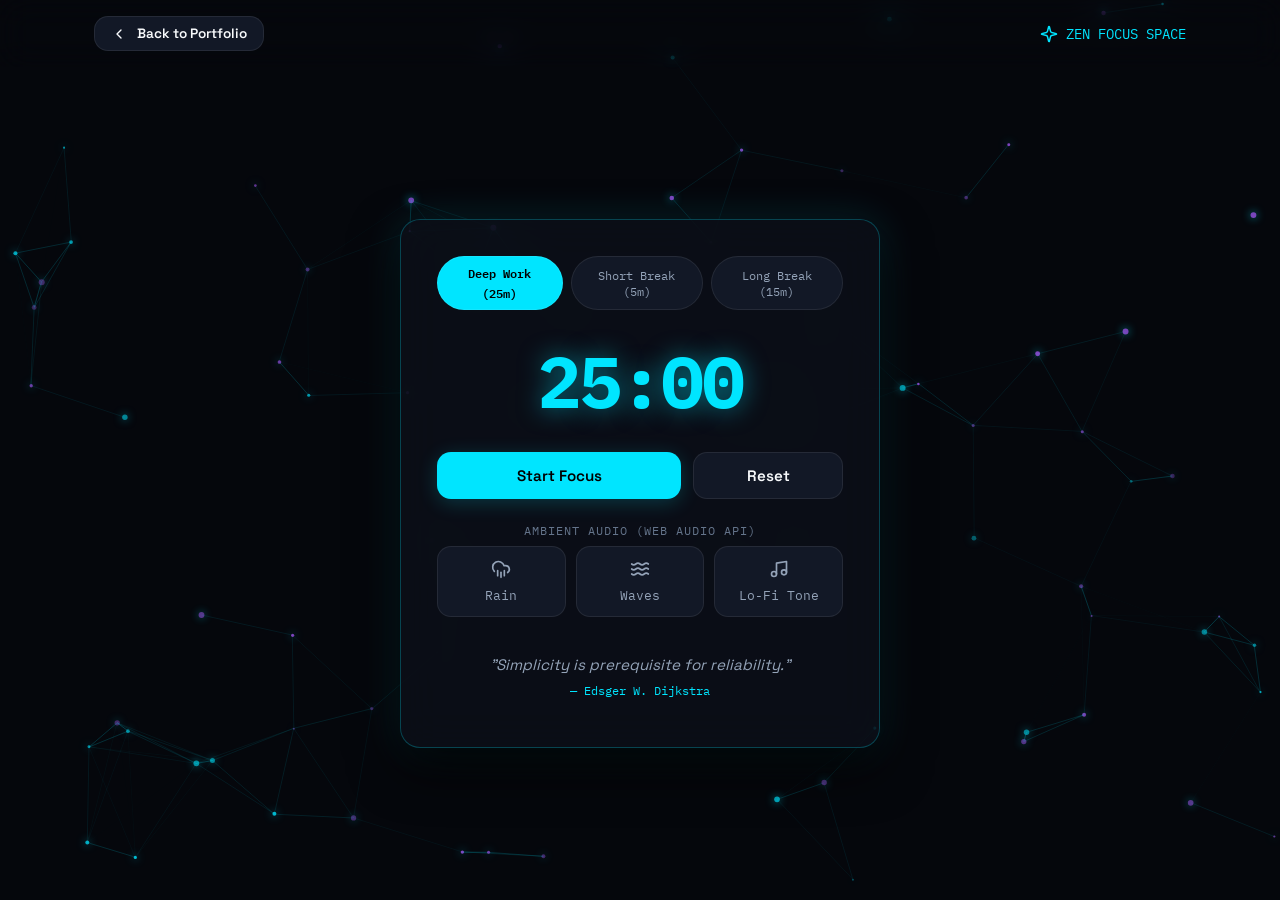
<file: immersive.html>
<!DOCTYPE html>
<html lang="en" data-theme="dark">
<head>
  <meta charset="UTF-8" />
  <meta name="viewport" content="width=device-width, initial-scale=1.0" />
  <title>Zen Space | HO DUC NHAN</title>
  <meta name="description" content="An immersive focus room for deep finance modeling, academic focus, and operations planning." />

  <link rel="stylesheet" href="css/style.css" />
  <link rel="icon" href="data:image/svg+xml,<svg xmlns=%22http://www.w3.org/2000/svg%22 viewBox=%220 0 100 100%22><text y=%22.9em%22 font-size=%2290%22>✨</text></svg>" />

  <style>
    body {
      background: #05070c;
      overflow: hidden;
      height: 100vh;
      display: flex;
      flex-direction: column;
    }
    #zen-canvas {
      position: absolute;
      top: 0;
      left: 0;
      width: 100%;
      height: 100%;
      z-index: 0;
    }
    .zen-container {
      position: relative;
      z-index: 10;
      display: flex;
      flex-direction: column;
      align-items: center;
      justify-content: center;
      flex: 1;
      padding: 24px;
    }
    .zen-pod {
      width: 100%;
      max-width: 480px;
      background: rgba(13, 17, 26, 0.75);
      border: 1px solid rgba(0, 229, 255, 0.25);
      border-radius: var(--radius-lg);
      padding: 36px;
      backdrop-filter: blur(20px);
      -webkit-backdrop-filter: blur(20px);
      box-shadow: 0 20px 50px rgba(0, 0, 0, 0.8), 0 0 40px rgba(0, 229, 255, 0.15);
      display: flex;
      flex-direction: column;
      align-items: center;
      gap: 24px;
      text-align: center;
    }
    .zen-timer-display {
      font-family: var(--font-mono);
      font-size: 4.5rem;
      font-weight: 700;
      letter-spacing: -2px;
      color: var(--accent-cyan);
      text-shadow: 0 0 25px rgba(0, 229, 255, 0.5);
    }
    .zen-modes {
      display: flex;
      gap: 8px;
    }
    .timer-mode-btn {
      padding: 6px 14px;
      border-radius: var(--radius-full);
      font-size: 0.78rem;
      font-family: var(--font-mono);
      border: 1px solid var(--border-color);
      background: var(--bg-surface);
      color: var(--text-secondary);
      transition: all var(--transition-fast);
    }
    .timer-mode-btn.is-active {
      background: var(--accent-cyan);
      color: #000000;
      font-weight: 600;
    }
    .zen-sounds-grid {
      display: flex;
      gap: 10px;
      width: 100%;
    }
    .zen-sound-btn {
      flex: 1;
      display: flex;
      flex-direction: column;
      align-items: center;
      gap: 8px;
      padding: 12px;
      border-radius: var(--radius-md);
      background: var(--bg-surface);
      border: 1px solid var(--border-color);
      color: var(--text-secondary);
      font-size: 0.8rem;
      font-family: var(--font-mono);
      transition: all var(--transition-fast);
    }
    .zen-sound-btn.is-playing {
      border-color: var(--accent-cyan);
      color: var(--accent-cyan);
      background: rgba(0, 229, 255, 0.1);
      box-shadow: 0 0 15px var(--accent-cyan-glow);
    }
    .zen-quote-box {
      min-height: 70px;
      display: flex;
      flex-direction: column;
      align-items: center;
      justify-content: center;
    }
    .zen-quote-text {
      font-size: 0.95rem;
      font-style: italic;
      color: var(--text-secondary);
      transition: opacity 0.4s ease;
      line-height: 1.5;
    }
    .zen-quote-author {
      font-family: var(--font-mono);
      font-size: 0.78rem;
      color: var(--accent-cyan);
      margin-top: 6px;
      transition: opacity 0.4s ease;
    }
  </style>
</head>

<body>
  <!-- Canvas Particles -->
  <canvas id="zen-canvas"></canvas>

  <!-- Top Navigation Header -->
  <header class="site-header" style="position: relative; z-index: 20; background: transparent; border-bottom: none;">
    <div class="site-header-inner">
      <a class="portfolio-button portfolio-button-secondary" href="index.html" style="padding: 8px 16px; font-size: 0.85rem;">
        <svg xmlns="http://www.w3.org/2000/svg" width="16" height="16" viewBox="0 0 24 24" fill="none" stroke="currentColor" stroke-width="2" stroke-linecap="round" stroke-linejoin="round"><path d="m15 18-6-6 6-6"/></svg>
        Back to Portfolio
      </a>

      <div style="font-family: var(--font-mono); font-size: 0.85rem; color: var(--accent-cyan); display: flex; align-items: center; gap: 8px;">
        <svg xmlns="http://www.w3.org/2000/svg" width="18" height="18" viewBox="0 0 24 24" fill="none" stroke="currentColor" stroke-width="2" stroke-linecap="round" stroke-linejoin="round"><path d="M9.937 15.5A2 2 0 0 0 8.5 14.063l-6.135-1.582a.5.5 0 0 1 0-.962L8.5 9.936A2 2 0 0 0 9.937 8.5l1.582-6.135a.5.5 0 0 1 .963 0L14.063 8.5A2 2 0 0 0 15.5 9.937l6.135 1.581a.5.5 0 0 1 0 .964L15.5 14.063a2 2 0 0 0-1.437 1.437l-1.582 6.135a.5.5 0 0 1-.963 0z"></path></svg>
        ZEN FOCUS SPACE
      </div>
    </div>
  </header>

  <!-- Center Zen Pod -->
  <div class="zen-container">
    <div class="zen-pod">
      <div class="zen-modes">
        <button type="button" class="timer-mode-btn is-active" data-mins="25">Deep Work (25m)</button>
        <button type="button" class="timer-mode-btn" data-mins="5">Short Break (5m)</button>
        <button type="button" class="timer-mode-btn" data-mins="15">Long Break (15m)</button>
      </div>

      <div class="zen-timer-display" id="timer-display">25:00</div>

      <div style="display: flex; gap: 12px; width: 100%;">
        <button type="button" id="timer-start-btn" class="portfolio-button portfolio-button-primary" style="flex: 2;">
          Start Focus
        </button>
        <button type="button" id="timer-reset-btn" class="portfolio-button portfolio-button-secondary" style="flex: 1;">
          Reset
        </button>
      </div>

      <!-- Ambient Audio Synthesizers -->
      <div style="width: 100%;">
        <div style="font-family: var(--font-mono); font-size: 0.72rem; text-transform: uppercase; color: var(--text-muted); margin-bottom: 8px; letter-spacing: 1px;">
          Ambient Audio (Web Audio API)
        </div>
        <div class="zen-sounds-grid">
          <button type="button" class="zen-sound-btn" data-sound="rain">
            <svg xmlns="http://www.w3.org/2000/svg" width="20" height="20" viewBox="0 0 24 24" fill="none" stroke="currentColor" stroke-width="2" stroke-linecap="round" stroke-linejoin="round"><path d="M4 14.899A7 7 0 1 1 15.71 8h1.79a4.5 4.5 0 0 1 2.5 8.242"/><path d="M16 14v6"/><path d="M8 14v6"/><path d="M12 16v6"/></svg>
            Rain
          </button>
          <button type="button" class="zen-sound-btn" data-sound="waves">
            <svg xmlns="http://www.w3.org/2000/svg" width="20" height="20" viewBox="0 0 24 24" fill="none" stroke="currentColor" stroke-width="2" stroke-linecap="round" stroke-linejoin="round"><path d="M2 6c.6.5 1.2 1 2.5 1C7 7 7 5 9.5 5c2.6 0 2.4 2 5 2 2.5 0 2.5-2 5-2 1.3 0 1.9.5 2.5 1"/><path d="M2 12c.6.5 1.2 1 2.5 1 2.5 0 2.5-2 5-2 2.6 0 2.4 2 5 2 2.5 0 2.5-2 5-2 1.3 0 1.9.5 2.5 1"/><path d="M2 18c.6.5 1.2 1 2.5 1 2.5 0 2.5-2 5-2 2.6 0 2.4 2 5 2 2.5 0 2.5-2 5-2 1.3 0 1.9.5 2.5 1"/></svg>
            Waves
          </button>
          <button type="button" class="zen-sound-btn" data-sound="lofi">
            <svg xmlns="http://www.w3.org/2000/svg" width="20" height="20" viewBox="0 0 24 24" fill="none" stroke="currentColor" stroke-width="2" stroke-linecap="round" stroke-linejoin="round"><path d="M9 18V5l12-2v13"/><circle cx="6" cy="18" r="3"/><circle cx="18" cy="16" r="3"/></svg>
            Lo-Fi Tone
          </button>
        </div>
      </div>

      <!-- Motivational Quote -->
      <div class="zen-quote-box">
        <div class="zen-quote-text" id="zen-quote-text">"Simplicity is prerequisite for reliability."</div>
        <div class="zen-quote-author" id="zen-quote-author">— Edsger W. Dijkstra</div>
      </div>
    </div>
  </div>

  <script src="js/zen.js"></script>
</body>
</html>
</file>
<file: css/style.css>
/* ==========================================================================
   PORTFOLIO STYLESHEET - INSPIRED BY PORFOLIO.ID.VN
   Design: Modern Cyberpunk / Minimal Tech / Glowing Cards / Terminal UI
   ========================================================================== */

@import url('https://fonts.googleapis.com/css2?family=IBM+Plex+Mono:ital,wght@0,300;0,400;0,500;0,600;0,700;1,400&family=Space+Grotesk:wght@300;400;500;600;700&display=swap');

:root {
  /* Color Palette - Dark Mode (Default) */
  --bg-primary: #07090e;
  --bg-secondary: #0d111a;
  --bg-surface: #121826;
  --bg-card: rgba(18, 24, 38, 0.75);
  --bg-card-hover: rgba(26, 35, 56, 0.85);
  --bg-glass: rgba(7, 9, 14, 0.82);

  --border-color: rgba(255, 255, 255, 0.08);
  --border-glow: rgba(0, 229, 255, 0.35);
  --border-focus: #00e5ff;

  --text-primary: #f8fafc;
  --text-secondary: #94a3b8;
  --text-muted: #64748b;
  --text-accent: #00e5ff;
  --text-accent-secondary: #a855f7;

  --accent-cyan: #00e5ff;
  --accent-cyan-glow: rgba(0, 229, 255, 0.2);
  --accent-blue: #3b82f6;
  --accent-purple: #a855f7;
  --accent-emerald: #10b981;

  --font-sans: 'Space Grotesk', -apple-system, BlinkMacSystemFont, "Segoe UI", Roboto, sans-serif;
  --font-mono: 'IBM Plex Mono', monospace;

  --radius-sm: 8px;
  --radius-md: 14px;
  --radius-lg: 20px;
  --radius-full: 9999px;

  --shadow-subtle: 0 4px 20px -2px rgba(0, 0, 0, 0.5);
  --shadow-glow: 0 0 35px -5px rgba(0, 229, 255, 0.25);
  --shadow-card: 0 10px 30px -10px rgba(0, 0, 0, 0.7);

  --transition-fast: 0.15s ease;
  --transition-normal: 0.25s cubic-bezier(0.16, 1, 0.3, 1);
  --transition-smooth: 0.4s cubic-bezier(0.16, 1, 0.3, 1);

  --mouse-x: 50%;
  --mouse-y: 50%;
}

/* Light Theme Variables */
[data-theme="light"] {
  --bg-primary: #f8fafc;
  --bg-secondary: #f1f5f9;
  --bg-surface: #ffffff;
  --bg-card: rgba(255, 255, 255, 0.85);
  --bg-card-hover: rgba(255, 255, 255, 1);
  --bg-glass: rgba(248, 250, 252, 0.85);

  --border-color: rgba(0, 0, 0, 0.08);
  --border-glow: rgba(0, 150, 200, 0.4);
  --border-focus: #0284c7;

  --text-primary: #0f172a;
  --text-secondary: #475569;
  --text-muted: #64748b;
  --text-accent: #0284c7;

  --accent-cyan: #0284c7;
  --accent-cyan-glow: rgba(2, 132, 199, 0.15);
  --shadow-subtle: 0 4px 20px -2px rgba(0, 0, 0, 0.08);
  --shadow-glow: 0 0 30px -5px rgba(2, 132, 199, 0.2);
  --shadow-card: 0 10px 25px -5px rgba(0, 0, 0, 0.06);
}

/* ==========================================================================
   Base & Reset
   ========================================================================== */
*, *::before, *::after {
  box-sizing: border-box;
  margin: 0;
  padding: 0;
}

html {
  font-family: var(--font-sans);
  background-color: var(--bg-primary);
  color: var(--text-primary);
  scroll-behavior: smooth;
  scroll-padding-top: 80px;
  -webkit-font-smoothing: antialiased;
  -moz-osx-font-smoothing: grayscale;
}

body {
  min-height: 100vh;
  display: flex;
  flex-direction: column;
  overflow-x: hidden;
  background: var(--bg-primary);
  position: relative;
}

::selection {
  background-color: var(--accent-cyan);
  color: #000000;
}

a {
  color: inherit;
  text-decoration: none;
}

button {
  font-family: inherit;
  background: none;
  border: none;
  cursor: pointer;
  color: inherit;
}

img, svg {
  display: block;
  max-width: 100%;
}

/* ==========================================================================
   Layout Containers
   ========================================================================== */
.portfolio-container {
  width: 100%;
  max-width: 1140px;
  margin-left: auto;
  margin-right: auto;
  padding-left: 24px;
  padding-right: 24px;
}

.portfolio-section {
  padding: 96px 0;
  position: relative;
}

.section-surface {
  background: linear-gradient(180deg, var(--bg-primary) 0%, var(--bg-secondary) 50%, var(--bg-primary) 100%);
  border-top: 1px solid var(--border-color);
  border-bottom: 1px solid var(--border-color);
}

/* ==========================================================================
   Scroll Progress Bar
   ========================================================================== */
.scroll-progress {
  position: fixed;
  top: 0;
  left: 0;
  height: 3px;
  width: 100%;
  background: linear-gradient(90deg, var(--accent-cyan), var(--accent-purple), var(--accent-emerald));
  transform-origin: left;
  transform: scaleX(0);
  z-index: 1000;
  box-shadow: 0 0 10px var(--accent-cyan);
  transition: transform 0.1s ease-out;
}

/* ==========================================================================
   Header & Navigation
   ========================================================================== */
.site-header {
  position: sticky;
  top: 0;
  z-index: 900;
  background: var(--bg-glass);
  backdrop-filter: blur(16px);
  -webkit-backdrop-filter: blur(16px);
  border-bottom: 1px solid var(--border-color);
  transition: all var(--transition-normal);
}

.site-header-inner {
  max-width: 1140px;
  margin: 0 auto;
  padding: 16px 24px;
  display: flex;
  align-items: center;
  justify-content: space-between;
}

.site-logo {
  display: flex;
  align-items: center;
  gap: 10px;
  font-family: var(--font-mono);
  font-weight: 700;
  font-size: 1.15rem;
  letter-spacing: -0.5px;
  color: var(--text-primary);
  transition: opacity var(--transition-fast);
}

.site-logo span.logo-highlight {
  color: var(--accent-cyan);
}

.site-logo:hover {
  opacity: 0.85;
}

.desktop-nav {
  display: flex;
  align-items: center;
  gap: 6px;
  background: rgba(255, 255, 255, 0.03);
  padding: 4px 6px;
  border-radius: var(--radius-full);
  border: 1px solid var(--border-color);
}

.desktop-nav a {
  font-size: 0.88rem;
  font-weight: 500;
  padding: 8px 16px;
  border-radius: var(--radius-full);
  color: var(--text-secondary);
  transition: all var(--transition-fast);
}

.desktop-nav a:hover {
  color: var(--text-primary);
  background: rgba(255, 255, 255, 0.05);
}

.desktop-nav a.is-active {
  color: #000000;
  background: var(--accent-cyan);
  font-weight: 600;
  box-shadow: 0 0 16px var(--accent-cyan-glow);
}

[data-theme="light"] .desktop-nav a.is-active {
  color: #ffffff;
}

.header-actions {
  display: flex;
  align-items: center;
  gap: 12px;
}

.theme-toggle-btn, .cli-toggle-btn {
  display: flex;
  align-items: center;
  justify-content: center;
  width: 38px;
  height: 38px;
  border-radius: var(--radius-md);
  border: 1px solid var(--border-color);
  background: var(--bg-surface);
  color: var(--text-secondary);
  transition: all var(--transition-fast);
}

.theme-toggle-btn:hover, .cli-toggle-btn:hover {
  color: var(--accent-cyan);
  border-color: var(--border-glow);
  box-shadow: var(--shadow-glow);
}

.menu-button {
  display: none;
  align-items: center;
  justify-content: center;
  width: 40px;
  height: 40px;
  border-radius: var(--radius-md);
  border: 1px solid var(--border-color);
  background: var(--bg-surface);
  color: var(--text-primary);
}

/* Mobile Navigation Drawer */
.mobile-menu {
  display: none;
  position: fixed;
  top: 71px;
  left: 0;
  width: 100%;
  height: calc(100vh - 71px);
  background: var(--bg-primary);
  border-top: 1px solid var(--border-color);
  padding: 24px;
  flex-direction: column;
  justify-content: space-between;
  transform: translateY(-100%);
  opacity: 0;
  pointer-events: none;
  transition: all var(--transition-smooth);
  z-index: 850;
  overflow-y: auto;
}

.mobile-menu.is-open {
  transform: translateY(0);
  opacity: 1;
  pointer-events: auto;
}

.mobile-menu-label {
  font-family: var(--font-mono);
  font-size: 0.75rem;
  text-transform: uppercase;
  letter-spacing: 2px;
  color: var(--text-muted);
  margin-bottom: 16px;
}

.mobile-menu nav {
  display: flex;
  flex-direction: column;
  gap: 12px;
}

.mobile-menu nav a {
  display: flex;
  align-items: center;
  gap: 16px;
  font-size: 1.25rem;
  font-weight: 600;
  padding: 12px 16px;
  border-radius: var(--radius-md);
  color: var(--text-secondary);
  border: 1px solid transparent;
}

.mobile-menu nav a span {
  font-family: var(--font-mono);
  font-size: 0.85rem;
  color: var(--accent-cyan);
}

.mobile-menu nav a.is-active {
  color: var(--accent-cyan);
  background: rgba(0, 229, 255, 0.08);
  border-color: var(--border-glow);
}

.mobile-resume-link {
  display: flex;
  align-items: center;
  justify-content: center;
  gap: 8px;
  margin-top: 24px;
  padding: 14px;
  background: var(--accent-cyan);
  color: #000000;
  font-weight: 600;
  border-radius: var(--radius-md);
}

/* ==========================================================================
   Hero Section
   ========================================================================== */
.hero-section {
  position: relative;
  min-height: calc(100vh - 80px);
  display: flex;
  flex-direction: column;
  justify-content: center;
  padding: 60px 0 40px;
  overflow: hidden;
}

.hero-grid-pattern {
  position: absolute;
  top: 0;
  left: 0;
  width: 100%;
  height: 100%;
  background-image: 
    linear-gradient(to right, rgba(255, 255, 255, 0.03) 1px, transparent 1px),
    linear-gradient(to bottom, rgba(255, 255, 255, 0.03) 1px, transparent 1px);
  background-size: 40px 40px;
  mask-image: radial-gradient(circle at center, black 30%, transparent 80%);
  -webkit-mask-image: radial-gradient(circle at center, black 30%, transparent 80%);
  pointer-events: none;
  z-index: 0;
}

.hero-layout {
  position: relative;
  z-index: 1;
  display: grid;
  grid-template-columns: 1.15fr 0.85fr;
  gap: 56px;
  align-items: center;
}

.hero-copy {
  display: flex;
  flex-direction: column;
  gap: 20px;
}

.hero-overline {
  display: inline-flex;
  align-items: center;
  gap: 8px;
  font-family: var(--font-mono);
  font-size: 0.85rem;
  color: var(--accent-cyan);
  background: rgba(0, 229, 255, 0.08);
  border: 1px solid rgba(0, 229, 255, 0.25);
  padding: 6px 14px;
  border-radius: var(--radius-full);
  margin-bottom: 8px;
  width: fit-content;
}

.hero-copy h1 {
  font-size: clamp(2.4rem, 5vw, 3.8rem);
  font-weight: 700;
  line-height: 1.1;
  letter-spacing: -1.5px;
}

.hero-copy h1 span {
  background: linear-gradient(135deg, #ffffff 30%, var(--accent-cyan) 100%);
  -webkit-background-clip: text;
  -webkit-text-fill-color: transparent;
}

[data-theme="light"] .hero-copy h1 span {
  background: linear-gradient(135deg, #0f172a 30%, var(--accent-cyan) 100%);
  -webkit-background-clip: text;
  -webkit-text-fill-color: transparent;
}

.hero-role {
  display: inline-flex;
  align-items: center;
  gap: 10px;
  font-family: var(--font-mono);
  font-size: 1.1rem;
  font-weight: 600;
  color: var(--text-primary);
}

.hero-role svg {
  color: var(--accent-cyan);
}

.hero-description {
  font-size: 1.15rem;
  line-height: 1.6;
  color: var(--text-secondary);
  max-width: 540px;
}

.hero-actions {
  display: flex;
  align-items: center;
  gap: 16px;
  flex-wrap: wrap;
  margin-top: 8px;
}

.portfolio-button {
  display: inline-flex;
  align-items: center;
  justify-content: center;
  gap: 10px;
  padding: 13px 26px;
  border-radius: var(--radius-md);
  font-weight: 600;
  font-size: 0.95rem;
  transition: all var(--transition-normal);
  cursor: pointer;
  text-decoration: none;
}

.portfolio-button-primary {
  background: var(--accent-cyan);
  color: #000000;
  box-shadow: 0 4px 20px var(--accent-cyan-glow);
}

.portfolio-button-primary:hover {
  transform: translateY(-2px);
  box-shadow: 0 8px 28px rgba(0, 229, 255, 0.4);
}

.portfolio-button-secondary {
  background: var(--bg-surface);
  color: var(--text-primary);
  border: 1px solid var(--border-color);
}

.portfolio-button-secondary:hover {
  border-color: var(--border-glow);
  background: var(--bg-card-hover);
  transform: translateY(-2px);
  box-shadow: var(--shadow-glow);
}

.hero-socials {
  display: flex;
  align-items: center;
  gap: 18px;
  flex-wrap: wrap;
  padding-top: 12px;
  border-top: 1px solid var(--border-color);
}

.hero-socials a {
  display: flex;
  align-items: center;
  justify-content: center;
  width: 40px;
  height: 40px;
  border-radius: var(--radius-md);
  border: 1px solid var(--border-color);
  background: var(--bg-surface);
  color: var(--text-secondary);
  transition: all var(--transition-fast);
}

.hero-socials a:hover {
  color: var(--accent-cyan);
  border-color: var(--border-glow);
  transform: translateY(-2px);
}

.hero-location {
  display: inline-flex;
  align-items: center;
  gap: 6px;
  font-family: var(--font-mono);
  font-size: 0.85rem;
  color: var(--text-muted);
  margin-left: auto;
}

.hero-location svg {
  color: var(--accent-cyan);
}

/* Hero Visual / Avatar & Terminal */
.hero-visual {
  position: relative;
  display: flex;
  flex-direction: column;
  align-items: center;
  justify-content: center;
}

.portrait-frame {
  position: relative;
  width: 280px;
  height: 330px;
  border-radius: var(--radius-lg);
  overflow: hidden;
  border: 1px solid var(--border-color);
  background: var(--bg-surface);
  box-shadow: var(--shadow-card);
  z-index: 2;
}

.portrait-frame img {
  width: 100%;
  height: 100%;
  object-fit: cover;
  transition: transform var(--transition-smooth);
}

.portrait-frame:hover img {
  transform: scale(1.05);
}

.portrait-meta {
  position: absolute;
  top: 12px;
  left: 12px;
  right: 12px;
  display: flex;
  justify-content: space-between;
  font-family: var(--font-mono);
  font-size: 0.72rem;
  font-weight: 600;
  color: #ffffff;
  background: rgba(0, 0, 0, 0.6);
  backdrop-filter: blur(8px);
  padding: 4px 10px;
  border-radius: var(--radius-full);
  z-index: 3;
}

.portrait-fade {
  position: absolute;
  bottom: 0;
  left: 0;
  width: 100%;
  height: 40%;
  background: linear-gradient(180deg, transparent 0%, var(--bg-surface) 100%);
  pointer-events: none;
}

/* Orbital Rings */
.portrait-orbit {
  position: absolute;
  border-radius: 50%;
  pointer-events: none;
  z-index: 1;
}

.portrait-orbit-one {
  width: 380px;
  height: 380px;
  border: 1px dashed rgba(0, 229, 255, 0.35);
  animation: spin 30s linear infinite;
}

.portrait-orbit-two {
  width: 440px;
  height: 440px;
  border: 1px solid rgba(168, 85, 247, 0.2);
  animation: spin-reverse 45s linear infinite;
}

@keyframes spin {
  from { transform: rotate(0deg); }
  to { transform: rotate(360deg); }
}

@keyframes spin-reverse {
  from { transform: rotate(360deg); }
  to { transform: rotate(0deg); }
}

/* Terminal Overlay Box */
.profile-terminal {
  position: relative;
  margin-top: -40px;
  width: 320px;
  background: var(--bg-secondary);
  border: 1px solid var(--border-color);
  border-radius: var(--radius-md);
  box-shadow: var(--shadow-card);
  backdrop-filter: blur(16px);
  z-index: 3;
  overflow: hidden;
  font-family: var(--font-mono);
}

.terminal-bar {
  display: flex;
  align-items: center;
  justify-content: space-between;
  padding: 8px 12px;
  background: rgba(255, 255, 255, 0.04);
  border-bottom: 1px solid var(--border-color);
  font-size: 0.75rem;
  color: var(--text-muted);
}

.terminal-dots {
  display: flex;
  gap: 6px;
}

.terminal-dots span {
  width: 9px;
  height: 9px;
  border-radius: 50%;
  background: #ef4444;
}

.terminal-dots span:nth-child(2) { background: #eab308; }
.terminal-dots span:nth-child(3) { background: #22c55e; }

.terminal-status {
  display: flex;
  align-items: center;
  gap: 6px;
  color: #22c55e;
  font-weight: 500;
}

.terminal-status i {
  width: 6px;
  height: 6px;
  border-radius: 50%;
  background: #22c55e;
  box-shadow: 0 0 8px #22c55e;
}

.terminal-code {
  padding: 14px 16px;
  font-size: 0.82rem;
  line-height: 1.6;
}

.terminal-code p b {
  color: var(--accent-cyan);
  font-weight: 500;
}

.terminal-code p span {
  color: #fca5a5;
}

.terminal-code p em {
  font-style: normal;
  color: #86efac;
}

/* Focus Feature Cards */
.focus-list {
  display: grid;
  grid-template-columns: repeat(3, 1fr);
  gap: 20px;
  margin-top: 48px;
}

.focus-item {
  display: flex;
  align-items: flex-start;
  gap: 16px;
  padding: 20px;
  border-radius: var(--radius-md);
  background: var(--bg-card);
  border: 1px solid var(--border-color);
  transition: all var(--transition-normal);
}

.focus-item:hover {
  border-color: var(--border-glow);
  transform: translateY(-3px);
  box-shadow: var(--shadow-glow);
}

.focus-item > div {
  padding: 10px;
  border-radius: var(--radius-sm);
  background: rgba(0, 229, 255, 0.08);
  color: var(--accent-cyan);
}

.focus-item span strong {
  display: block;
  font-size: 1rem;
  font-weight: 600;
  margin-bottom: 4px;
}

.focus-item span small {
  font-size: 0.82rem;
  color: var(--text-secondary);
  line-height: 1.4;
  display: block;
}

/* Scroll Cue */
.scroll-cue {
  display: flex;
  flex-direction: column;
  align-items: center;
  gap: 6px;
  margin: 32px auto 0;
  color: var(--text-muted);
  font-family: var(--font-mono);
  font-size: 0.75rem;
  text-transform: uppercase;
  letter-spacing: 1.5px;
  transition: color var(--transition-fast);
}

.scroll-cue:hover {
  color: var(--accent-cyan);
}

.scroll-cue svg {
  animation: bounce 2s infinite;
}

@keyframes bounce {
  0%, 20%, 50%, 80%, 100% { transform: translateY(0); }
  40% { transform: translateY(6px); }
  60% { transform: translateY(3px); }
}

/* ==========================================================================
   Profile Quick Strip
   ========================================================================== */
.profile-strip {
  border-top: 1px solid var(--border-color);
  border-bottom: 1px solid var(--border-color);
  background: var(--bg-secondary);
  padding: 24px 0;
}

.profile-strip-grid {
  display: grid;
  grid-template-columns: repeat(4, 1fr);
  gap: 20px;
}

.profile-strip-item {
  display: flex;
  align-items: center;
  gap: 14px;
}

.profile-strip-item svg {
  color: var(--accent-cyan);
  flex-shrink: 0;
}

.profile-strip-item div span {
  display: block;
  font-family: var(--font-mono);
  font-size: 0.72rem;
  text-transform: uppercase;
  letter-spacing: 1px;
  color: var(--text-muted);
}

.profile-strip-item div strong {
  font-size: 0.92rem;
  color: var(--text-primary);
}

/* ==========================================================================
   Section Headings & Kicker
   ========================================================================== */
.section-heading {
  margin-bottom: 48px;
}

.section-kicker {
  display: inline-flex;
  align-items: center;
  gap: 8px;
  font-family: var(--font-mono);
  font-size: 0.82rem;
  font-weight: 600;
  text-transform: uppercase;
  letter-spacing: 1.5px;
  color: var(--accent-cyan);
  margin-bottom: 12px;
}

.kicker-icon {
  width: 18px;
  height: 18px;
}

.section-heading h2 {
  font-size: clamp(1.8rem, 3.5vw, 2.5rem);
  font-weight: 700;
  letter-spacing: -1px;
  margin-bottom: 12px;
}

.section-heading p {
  font-size: 1.05rem;
  color: var(--text-secondary);
  max-width: 620px;
}

/* ==========================================================================
   Glow Cards System (Tracks Mouse Spotlight)
   ========================================================================== */
[data-glow-card="true"] {
  position: relative;
  background: var(--bg-card);
  border: 1px solid var(--border-color);
  border-radius: var(--radius-lg);
  overflow: hidden;
  transition: border-color var(--transition-normal), box-shadow var(--transition-normal);
}

[data-glow-card="true"]::before {
  content: '';
  position: absolute;
  top: 0;
  left: 0;
  right: 0;
  bottom: 0;
  border-radius: inherit;
  background: radial-gradient(
    600px circle at var(--mouse-x, 50%) var(--mouse-y, 50%),
    rgba(0, 229, 255, 0.12),
    transparent 40%
  );
  pointer-events: none;
  opacity: 0;
  transition: opacity var(--transition-normal);
  z-index: 1;
}

[data-glow-card="true"]:hover::before {
  opacity: 1;
}

[data-glow-card="true"]:hover {
  border-color: var(--border-glow);
  box-shadow: var(--shadow-glow);
}

/* ==========================================================================
   Journey Section
   ========================================================================== */
.journey-panel {
  padding: 36px;
}

.journey-steps {
  display: grid;
  grid-template-columns: repeat(4, 1fr);
  gap: 24px;
  position: relative;
  z-index: 2;
}

.journey-step {
  display: flex;
  flex-direction: column;
  gap: 8px;
  position: relative;
}

.journey-step-badge {
  display: flex;
  align-items: center;
  justify-content: center;
  width: 44px;
  height: 44px;
  border-radius: 50%;
  background: var(--bg-surface);
  border: 1px solid var(--border-color);
  color: var(--text-muted);
  font-family: var(--font-mono);
  font-size: 0.9rem;
  font-weight: 700;
  margin-bottom: 12px;
  transition: all var(--transition-normal);
}

.journey-step.is-complete .journey-step-badge {
  background: rgba(34, 197, 94, 0.15);
  border-color: #22c55e;
  color: #22c55e;
}

.journey-step.is-current .journey-step-badge {
  background: rgba(0, 229, 255, 0.2);
  border-color: var(--accent-cyan);
  color: var(--accent-cyan);
  box-shadow: 0 0 16px var(--accent-cyan-glow);
  animation: pulse-border 2s infinite;
}

@keyframes pulse-border {
  0% { box-shadow: 0 0 0 0 rgba(0, 229, 255, 0.6); }
  70% { box-shadow: 0 0 0 10px rgba(0, 229, 255, 0); }
  100% { box-shadow: 0 0 0 0 rgba(0, 229, 255, 0); }
}

.journey-step small {
  font-family: var(--font-mono);
  font-size: 0.72rem;
  text-transform: uppercase;
  letter-spacing: 1px;
  color: var(--accent-cyan);
}

.journey-step strong {
  font-size: 1.05rem;
  color: var(--text-primary);
}

.journey-step p {
  font-size: 0.85rem;
  color: var(--text-secondary);
  line-height: 1.5;
}

/* ==========================================================================
   Experience Section
   ========================================================================== */
.experience-layout {
  display: grid;
  grid-template-columns: 260px 1fr;
  gap: 32px;
}

.experience-tabs {
  display: flex;
  flex-direction: column;
  gap: 8px;
}

.experience-tab {
  display: flex;
  align-items: center;
  gap: 14px;
  padding: 16px 20px;
  border-radius: var(--radius-md);
  border: 1px solid var(--border-color);
  background: var(--bg-surface);
  text-align: left;
  font-weight: 600;
  color: var(--text-secondary);
  transition: all var(--transition-fast);
}

.experience-tab:hover {
  background: var(--bg-card-hover);
  color: var(--text-primary);
  border-color: var(--border-glow);
}

.experience-tab.is-active {
  background: rgba(0, 229, 255, 0.1);
  color: var(--accent-cyan);
  border-color: var(--accent-cyan);
  box-shadow: 0 0 16px var(--accent-cyan-glow);
}

.experience-logo {
  position: relative;
  width: 32px;
  height: 32px;
  border-radius: var(--radius-sm);
  overflow: hidden;
  background: #000000;
  display: flex;
  align-items: center;
  justify-content: center;
  padding: 4px;
}

.experience-card-inner {
  padding: 36px;
  display: flex;
  flex-direction: column;
  gap: 20px;
  position: relative;
  z-index: 2;
}

.experience-card-header {
  display: flex;
  align-items: center;
  justify-content: space-between;
  flex-wrap: wrap;
  gap: 12px;
}

.experience-card-header h3 {
  font-size: 1.6rem;
  font-weight: 700;
}

.experience-date-badge {
  display: inline-flex;
  align-items: center;
  gap: 8px;
  font-family: var(--font-mono);
  font-size: 0.82rem;
  padding: 6px 14px;
  border-radius: var(--radius-full);
  background: rgba(255, 255, 255, 0.05);
  border: 1px solid var(--border-color);
  color: var(--text-secondary);
}

.experience-location {
  display: flex;
  align-items: center;
  gap: 8px;
  font-family: var(--font-mono);
  font-size: 0.85rem;
  color: var(--text-muted);
}

.experience-divider {
  border: 0;
  height: 1px;
  background: var(--border-color);
}

.experience-role-header h4 {
  font-size: 1.2rem;
  color: var(--accent-cyan);
}

.experience-bullets {
  list-style: none;
  display: flex;
  flex-direction: column;
  gap: 14px;
}

.experience-bullets li {
  position: relative;
  padding-left: 24px;
  font-size: 0.95rem;
  line-height: 1.6;
  color: var(--text-secondary);
}

.experience-bullets li::before {
  content: "▹";
  position: absolute;
  left: 0;
  color: var(--accent-cyan);
  font-size: 1.1rem;
}

.experience-tags {
  display: flex;
  flex-wrap: wrap;
  gap: 8px;
  padding-top: 12px;
}

.experience-tags span {
  font-family: var(--font-mono);
  font-size: 0.78rem;
  padding: 4px 12px;
  border-radius: var(--radius-full);
  background: rgba(0, 229, 255, 0.08);
  border: 1px solid rgba(0, 229, 255, 0.2);
  color: var(--accent-cyan);
}

/* ==========================================================================
   Skills Section
   ========================================================================== */
.skills-grid {
  display: grid;
  grid-template-columns: repeat(2, 1fr);
  gap: 24px;
}

.skill-panel {
  padding: 32px;
  position: relative;
  z-index: 2;
}

.skill-panel-head {
  display: flex;
  align-items: center;
  justify-content: space-between;
  margin-bottom: 16px;
}

.skill-panel-head span {
  font-family: var(--font-mono);
  font-size: 0.85rem;
  color: var(--text-muted);
}

.skill-panel-head svg {
  color: var(--accent-cyan);
}

.skill-panel h3 {
  font-size: 1.3rem;
  font-weight: 700;
  margin-bottom: 20px;
}

.skill-list {
  display: flex;
  flex-wrap: wrap;
  gap: 10px;
}

.skill-list span {
  display: inline-flex;
  align-items: center;
  gap: 8px;
  padding: 8px 14px;
  border-radius: var(--radius-md);
  background: var(--bg-surface);
  border: 1px solid var(--border-color);
  font-size: 0.88rem;
  font-weight: 500;
  color: var(--text-primary);
  transition: all var(--transition-fast);
}

.skill-list span:hover {
  border-color: var(--border-glow);
  transform: translateY(-2px);
  background: var(--bg-card-hover);
}

.skill-logo {
  width: 18px;
  height: 18px;
}

/* ==========================================================================
   Projects Section
   ========================================================================== */
.project-filters {
  display: flex;
  align-items: center;
  gap: 10px;
  margin-bottom: 36px;
  flex-wrap: wrap;
}

.filter-btn {
  padding: 8px 18px;
  border-radius: var(--radius-full);
  font-size: 0.85rem;
  font-weight: 600;
  border: 1px solid var(--border-color);
  background: var(--bg-surface);
  color: var(--text-secondary);
  transition: all var(--transition-fast);
}

.filter-btn:hover {
  color: var(--text-primary);
  border-color: var(--border-glow);
}

.filter-btn.is-active {
  background: var(--accent-cyan);
  color: #000000;
  border-color: var(--accent-cyan);
}

.projects-list {
  display: flex;
  flex-direction: column;
  gap: 40px;
}

.project-feature {
  display: grid;
  grid-template-columns: 1fr 1fr;
  gap: 36px;
  align-items: center;
  padding: 24px;
  position: relative;
  z-index: 2;
}

.project-media {
  position: relative;
  height: 320px;
  border-radius: var(--radius-md);
  overflow: hidden;
  border: 1px solid var(--border-color);
  background: #000000;
}

.project-media img {
  width: 100%;
  height: 100%;
  object-fit: cover;
  transition: transform var(--transition-smooth);
}

.project-feature:hover .project-media img {
  transform: scale(1.04);
}

.project-media-overlay {
  position: absolute;
  top: 0;
  left: 0;
  width: 100%;
  height: 100%;
  background: linear-gradient(180deg, transparent 50%, rgba(7, 9, 14, 0.85) 100%);
}

.project-index {
  position: absolute;
  top: 14px;
  left: 14px;
  font-family: var(--font-mono);
  font-size: 0.82rem;
  font-weight: 700;
  padding: 4px 10px;
  border-radius: var(--radius-sm);
  background: rgba(0, 0, 0, 0.7);
  backdrop-filter: blur(8px);
  color: var(--accent-cyan);
}

.project-copy {
  display: flex;
  flex-direction: column;
  gap: 16px;
}

.project-category {
  display: flex;
  align-items: center;
  gap: 10px;
  font-family: var(--font-mono);
  font-size: 0.78rem;
  color: var(--accent-cyan);
}

.project-category span:first-child {
  padding: 3px 10px;
  border-radius: var(--radius-full);
  background: rgba(0, 229, 255, 0.1);
  border: 1px solid rgba(0, 229, 255, 0.3);
}

.project-copy h3 {
  font-size: 1.7rem;
  font-weight: 700;
}

.project-copy p {
  font-size: 0.95rem;
  line-height: 1.6;
  color: var(--text-secondary);
}

.project-copy ul {
  list-style: none;
  display: flex;
  flex-direction: column;
  gap: 8px;
}

.project-copy ul li {
  display: flex;
  align-items: center;
  gap: 10px;
  font-size: 0.88rem;
  color: var(--text-secondary);
}

.project-copy ul li svg {
  color: var(--accent-cyan);
  width: 16px;
  height: 16px;
  flex-shrink: 0;
}

.project-tech {
  display: flex;
  flex-wrap: wrap;
  gap: 8px;
}

.project-tech span {
  font-family: var(--font-mono);
  font-size: 0.75rem;
  padding: 3px 10px;
  border-radius: var(--radius-sm);
  background: var(--bg-surface);
  border: 1px solid var(--border-color);
  color: var(--text-muted);
}

.project-actions {
  display: flex;
  align-items: center;
  gap: 14px;
  padding-top: 8px;
}

.project-actions a {
  display: inline-flex;
  align-items: center;
  gap: 8px;
  font-size: 0.88rem;
  font-weight: 600;
  color: var(--text-primary);
  transition: color var(--transition-fast);
}

.project-actions a:hover {
  color: var(--accent-cyan);
}

.private-project {
  display: inline-flex;
  align-items: center;
  gap: 6px;
  font-family: var(--font-mono);
  font-size: 0.8rem;
  color: var(--text-muted);
}

.section-cta {
  display: flex;
  justify-content: center;
  margin-top: 48px;
}

/* ==========================================================================
   Credentials & Certifications
   ========================================================================== */
.credentials-layout {
  display: grid;
  grid-template-columns: 1.2fr 0.8fr;
  gap: 40px;
}

.subsection-heading {
  display: flex;
  align-items: center;
  gap: 12px;
  margin-bottom: 24px;
}

.subsection-heading svg {
  color: var(--accent-cyan);
}

.subsection-heading h3 {
  font-size: 1.35rem;
  font-weight: 700;
}

.subsection-heading span {
  font-family: var(--font-mono);
  font-size: 0.85rem;
  padding: 2px 8px;
  border-radius: var(--radius-full);
  background: rgba(255, 255, 255, 0.05);
  color: var(--text-muted);
}

.certificate-grid {
  display: flex;
  flex-direction: column;
  gap: 16px;
}

.certificate-card {
  display: flex;
  align-items: center;
  gap: 20px;
  padding: 16px;
  border-radius: var(--radius-md);
  border: 1px solid var(--border-color);
  background: var(--bg-card);
  text-align: left;
  transition: all var(--transition-normal);
  cursor: pointer;
  width: 100%;
}

.certificate-card:hover {
  border-color: var(--border-glow);
  transform: translateX(4px);
  background: var(--bg-card-hover);
  box-shadow: var(--shadow-glow);
}

.certificate-image {
  position: relative;
  width: 90px;
  height: 60px;
  border-radius: var(--radius-sm);
  overflow: hidden;
  border: 1px solid var(--border-color);
  flex-shrink: 0;
}

.certificate-image img {
  width: 100%;
  height: 100%;
  object-fit: cover;
}

.certificate-copy {
  display: flex;
  flex-direction: column;
  gap: 4px;
  flex: 1;
}

.certificate-copy small {
  font-family: var(--font-mono);
  font-size: 0.72rem;
  color: var(--accent-cyan);
}

.certificate-copy strong {
  font-size: 0.95rem;
  color: var(--text-primary);
}

.certificate-copy em {
  display: inline-flex;
  align-items: center;
  gap: 4px;
  font-style: normal;
  font-size: 0.78rem;
  color: var(--text-muted);
}

.certificate-card:hover .certificate-copy em {
  color: var(--accent-cyan);
}

/* Achievements List */
.achievement-list {
  display: flex;
  flex-direction: column;
  gap: 16px;
}

.achievement-card {
  display: flex;
  align-items: center;
  gap: 18px;
  padding: 18px;
  border-radius: var(--radius-md);
  border: 1px solid var(--border-color);
  background: var(--bg-card);
  text-align: left;
  width: 100%;
  transition: all var(--transition-normal);
  cursor: pointer;
}

.achievement-card:hover {
  border-color: var(--border-glow);
  transform: translateX(4px);
  background: var(--bg-card-hover);
  box-shadow: var(--shadow-glow);
}

.achievement-number {
  font-family: var(--font-mono);
  font-size: 0.9rem;
  font-weight: 700;
  color: var(--accent-cyan);
}

.achievement-icon {
  width: 36px;
  height: 36px;
  border-radius: 50%;
  background: rgba(0, 229, 255, 0.1);
  display: flex;
  align-items: center;
  justify-content: center;
  color: var(--accent-cyan);
  flex-shrink: 0;
}

.achievement-copy {
  display: flex;
  flex-direction: column;
  gap: 4px;
  flex: 1;
}

.achievement-copy small {
  font-family: var(--font-mono);
  font-size: 0.72rem;
  color: var(--text-muted);
}

.achievement-copy strong {
  font-size: 0.95rem;
  color: var(--text-primary);
}

.achievement-copy em {
  font-style: normal;
  font-family: var(--font-mono);
  font-size: 0.75rem;
  color: var(--accent-cyan);
}

/* ==========================================================================
   Community & Activity Section
   ========================================================================== */
.community-grid {
  display: grid;
  grid-template-columns: 1fr 1fr;
  gap: 24px;
}

.community-card {
  padding: 32px;
  position: relative;
  z-index: 2;
  display: flex;
  flex-direction: column;
  gap: 20px;
}

.community-header {
  display: flex;
  align-items: center;
  gap: 16px;
}

.community-badge-icon {
  width: 48px;
  height: 48px;
  border-radius: var(--radius-md);
  background: rgba(66, 133, 244, 0.15);
  border: 1px solid rgba(66, 133, 244, 0.3);
  display: flex;
  align-items: center;
  justify-content: center;
  color: #4285F4;
}

.community-stats-img {
  width: 100%;
  border-radius: var(--radius-sm);
  background: var(--bg-surface);
  border: 1px solid var(--border-color);
  padding: 12px;
}

/* ==========================================================================
   Contact Section
   ========================================================================== */
.contact-layout {
  display: grid;
  grid-template-columns: 1fr 1fr;
  gap: 48px;
  align-items: start;
}

.contact-info {
  display: flex;
  flex-direction: column;
  gap: 24px;
}

.contact-card-box {
  display: flex;
  align-items: center;
  gap: 16px;
  padding: 18px;
  border-radius: var(--radius-md);
  background: var(--bg-surface);
  border: 1px solid var(--border-color);
  transition: all var(--transition-fast);
}

.contact-card-box:hover {
  border-color: var(--border-glow);
  transform: translateY(-2px);
}

.contact-card-icon {
  width: 40px;
  height: 40px;
  border-radius: var(--radius-sm);
  background: rgba(0, 229, 255, 0.08);
  display: flex;
  align-items: center;
  justify-content: center;
  color: var(--accent-cyan);
}

.contact-card-text small {
  display: block;
  font-family: var(--font-mono);
  font-size: 0.75rem;
  color: var(--text-muted);
}

.contact-card-text strong {
  font-size: 0.95rem;
  color: var(--text-primary);
}

.contact-form {
  padding: 36px;
  position: relative;
  z-index: 2;
  display: flex;
  flex-direction: column;
  gap: 20px;
}

.form-group {
  display: flex;
  flex-direction: column;
  gap: 8px;
}

.form-group label {
  font-family: var(--font-mono);
  font-size: 0.8rem;
  color: var(--text-secondary);
}

.form-control {
  width: 100%;
  padding: 12px 16px;
  border-radius: var(--radius-sm);
  background: var(--bg-surface);
  border: 1px solid var(--border-color);
  color: var(--text-primary);
  font-family: inherit;
  font-size: 0.92rem;
  transition: border-color var(--transition-fast);
}

.form-control:focus {
  outline: none;
  border-color: var(--accent-cyan);
  box-shadow: 0 0 12px var(--accent-cyan-glow);
}

textarea.form-control {
  resize: vertical;
  min-height: 120px;
}

/* ==========================================================================
   Footer
   ========================================================================== */
.site-footer {
  border-top: 1px solid var(--border-color);
  background: var(--bg-secondary);
  padding: 40px 0;
  margin-top: auto;
}

.footer-inner {
  display: flex;
  align-items: center;
  justify-content: space-between;
  flex-wrap: wrap;
  gap: 20px;
}

.footer-copy {
  font-family: var(--font-mono);
  font-size: 0.85rem;
  color: var(--text-muted);
}

.footer-links {
  display: flex;
  gap: 20px;
  font-size: 0.88rem;
  color: var(--text-secondary);
}

.footer-links a:hover {
  color: var(--accent-cyan);
}

/* ==========================================================================
   Modals & Popups
   ========================================================================== */
.modal-backdrop {
  position: fixed;
  top: 0;
  left: 0;
  width: 100%;
  height: 100%;
  background: rgba(0, 0, 0, 0.75);
  backdrop-filter: blur(10px);
  -webkit-backdrop-filter: blur(10px);
  display: flex;
  align-items: center;
  justify-content: center;
  padding: 24px;
  z-index: 1000;
  opacity: 0;
  pointer-events: none;
  transition: opacity var(--transition-normal);
}

.modal-backdrop.is-active {
  opacity: 1;
  pointer-events: auto;
}

.modal-box {
  width: 100%;
  max-width: 650px;
  background: var(--bg-secondary);
  border: 1px solid var(--border-color);
  border-radius: var(--radius-lg);
  box-shadow: var(--shadow-card);
  overflow: hidden;
  transform: translateY(20px) scale(0.96);
  transition: transform var(--transition-normal);
}

.modal-backdrop.is-active .modal-box {
  transform: translateY(0) scale(1);
}

.modal-header {
  display: flex;
  align-items: center;
  justify-content: space-between;
  padding: 18px 24px;
  border-bottom: 1px solid var(--border-color);
}

.modal-header h3 {
  font-size: 1.2rem;
  font-weight: 700;
}

.modal-close-btn {
  color: var(--text-muted);
  transition: color var(--transition-fast);
}

.modal-close-btn:hover {
  color: var(--accent-cyan);
}

.modal-body {
  padding: 24px;
  display: flex;
  flex-direction: column;
  gap: 20px;
}

/* ==========================================================================
   Interactive CLI Terminal Window
   ========================================================================== */
.terminal-launcher-btn {
  position: fixed;
  bottom: 24px;
  right: 24px;
  display: flex;
  align-items: center;
  gap: 10px;
  padding: 12px 20px;
  border-radius: var(--radius-full);
  background: var(--bg-surface);
  border: 1px solid var(--border-glow);
  color: var(--accent-cyan);
  font-family: var(--font-mono);
  font-size: 0.85rem;
  font-weight: 600;
  box-shadow: var(--shadow-glow);
  z-index: 800;
  transition: all var(--transition-normal);
}

.terminal-launcher-btn:hover {
  background: var(--accent-cyan);
  color: #000000;
  transform: translateY(-3px);
}

.terminal-modal {
  position: fixed;
  bottom: 84px;
  right: 24px;
  width: 520px;
  max-width: calc(100vw - 48px);
  height: 420px;
  background: #090d16;
  border: 1px solid var(--border-glow);
  border-radius: var(--radius-md);
  box-shadow: 0 20px 50px rgba(0, 0, 0, 0.8), var(--shadow-glow);
  z-index: 850;
  display: flex;
  flex-direction: column;
  overflow: hidden;
  font-family: var(--font-mono);
  transform: translateY(20px) scale(0.95);
  opacity: 0;
  pointer-events: none;
  transition: all var(--transition-normal);
}

.terminal-modal.is-open {
  transform: translateY(0) scale(1);
  opacity: 1;
  pointer-events: auto;
}

.terminal-modal-header {
  display: flex;
  align-items: center;
  justify-content: space-between;
  padding: 10px 14px;
  background: rgba(255, 255, 255, 0.05);
  border-bottom: 1px solid var(--border-color);
  font-size: 0.78rem;
  color: var(--text-muted);
}

.terminal-output {
  flex: 1;
  padding: 16px;
  overflow-y: auto;
  font-size: 0.82rem;
  line-height: 1.5;
  color: #e2e8f0;
}

.terminal-output .cmd-line {
  color: var(--accent-cyan);
  margin-bottom: 4px;
}

.terminal-output .cmd-res {
  color: #94a3b8;
  margin-bottom: 12px;
}

.terminal-input-row {
  display: flex;
  align-items: center;
  gap: 8px;
  padding: 10px 16px;
  border-top: 1px solid var(--border-color);
  background: rgba(0, 0, 0, 0.4);
}

.terminal-prompt {
  color: var(--accent-cyan);
  font-weight: 700;
}

.terminal-input {
  flex: 1;
  background: none;
  border: none;
  color: #ffffff;
  font-family: var(--font-mono);
  font-size: 0.85rem;
  outline: none;
}

/* Toast Notifications */
.toast-msg {
  position: fixed;
  bottom: 24px;
  left: 50%;
  transform: translateX(-50%) translateY(100px);
  background: var(--bg-surface);
  border: 1px solid var(--border-glow);
  color: var(--accent-cyan);
  font-family: var(--font-mono);
  font-size: 0.85rem;
  padding: 10px 20px;
  border-radius: var(--radius-full);
  box-shadow: var(--shadow-glow);
  z-index: 1200;
  opacity: 0;
  pointer-events: none;
  transition: all var(--transition-normal);
}

.toast-msg.is-active {
  transform: translateX(-50%) translateY(0);
  opacity: 1;
}

/* ==========================================================================
   Responsive Breakpoints
   ========================================================================== */
@media (max-width: 1024px) {
  .hero-layout {
    grid-template-columns: 1fr;
    text-align: center;
    gap: 40px;
  }
  .hero-copy {
    align-items: center;
  }
  .hero-description {
    max-width: 100%;
  }
  .hero-actions, .hero-socials {
    justify-content: center;
  }
  .hero-location {
    margin-left: 0;
  }
  .focus-list {
    grid-template-columns: 1fr;
  }
  .profile-strip-grid {
    grid-template-columns: repeat(2, 1fr);
  }
  .journey-steps {
    grid-template-columns: repeat(2, 1fr);
  }
  .experience-layout {
    grid-template-columns: 1fr;
  }
  .skills-grid {
    grid-template-columns: 1fr;
  }
  .project-feature {
    grid-template-columns: 1fr;
  }
  .credentials-layout {
    grid-template-columns: 1fr;
  }
  .community-grid {
    grid-template-columns: 1fr;
  }
  .contact-layout {
    grid-template-columns: 1fr;
  }
}

@media (max-width: 768px) {
  .desktop-nav {
    display: none;
  }
  .menu-button {
    display: flex;
  }
  .mobile-menu {
    display: flex;
  }
  .profile-strip-grid {
    grid-template-columns: 1fr;
  }
  .journey-steps {
    grid-template-columns: 1fr;
  }
}
</file>
